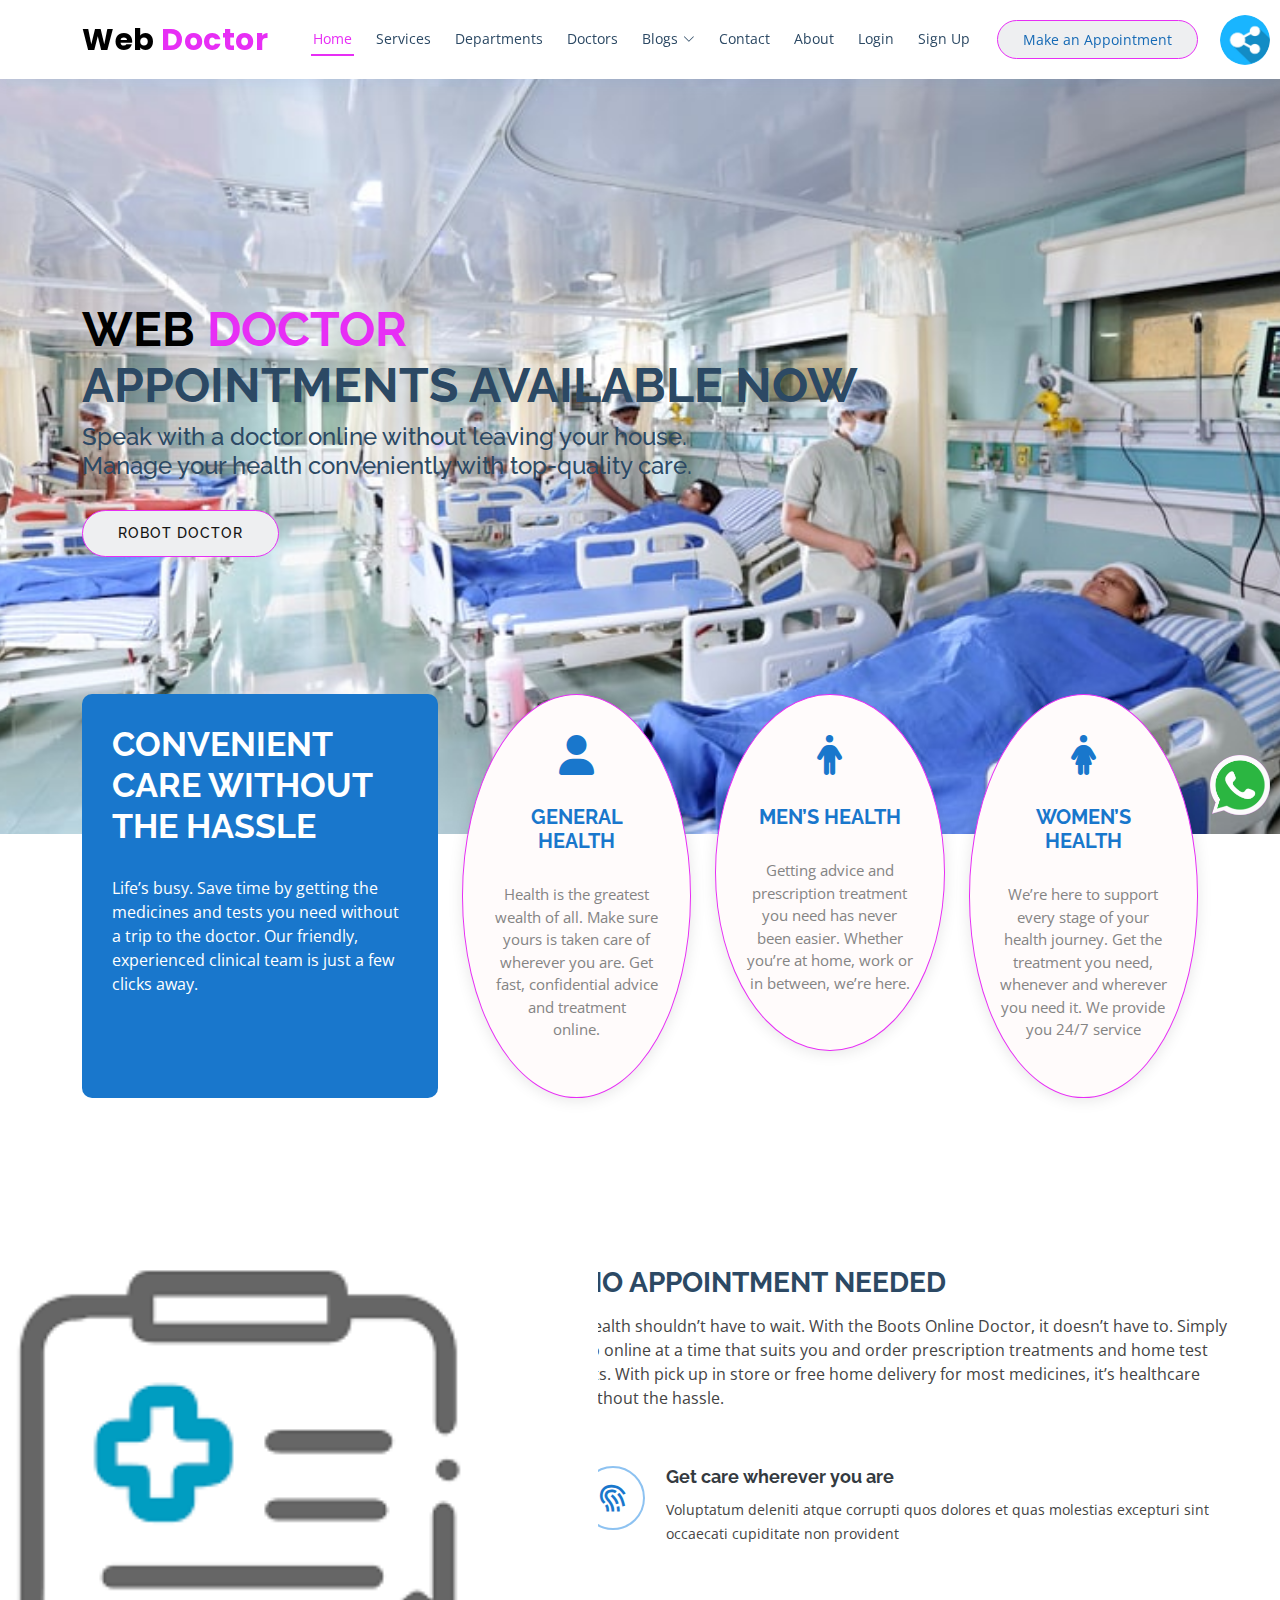
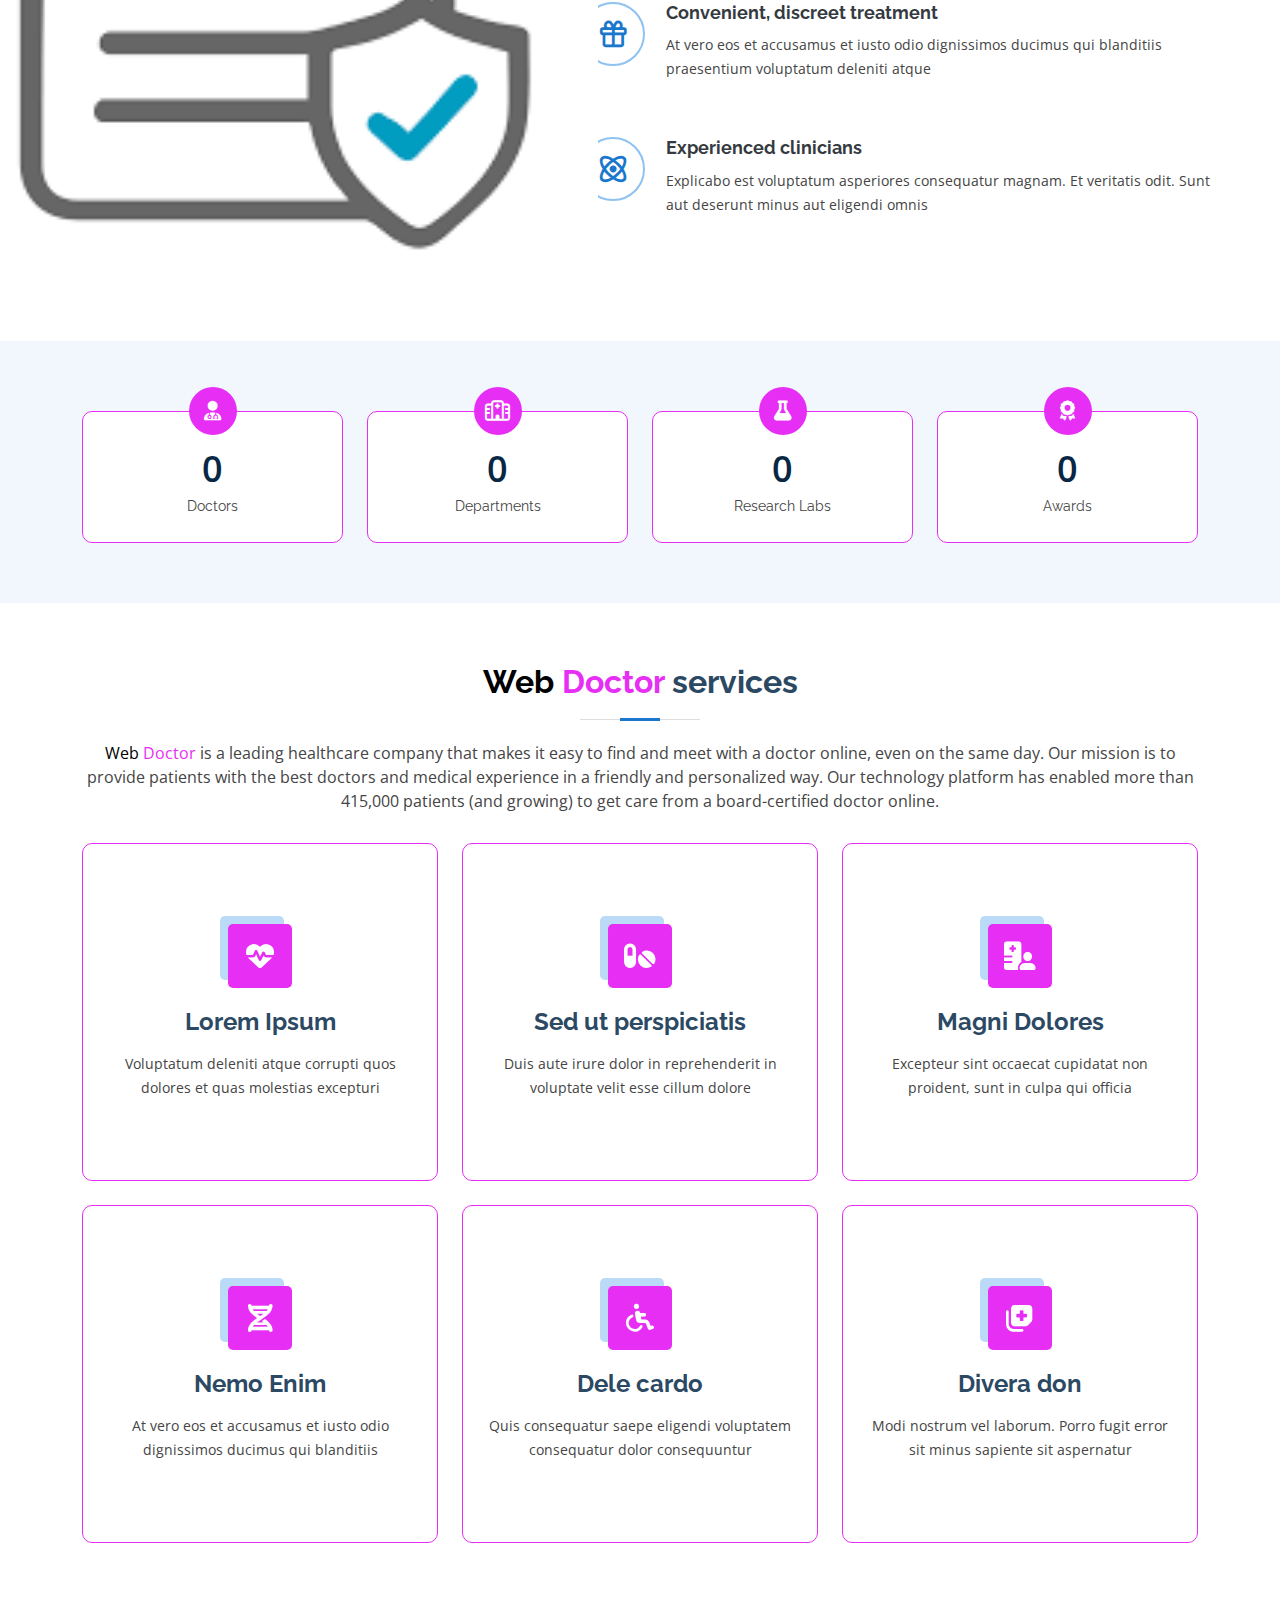
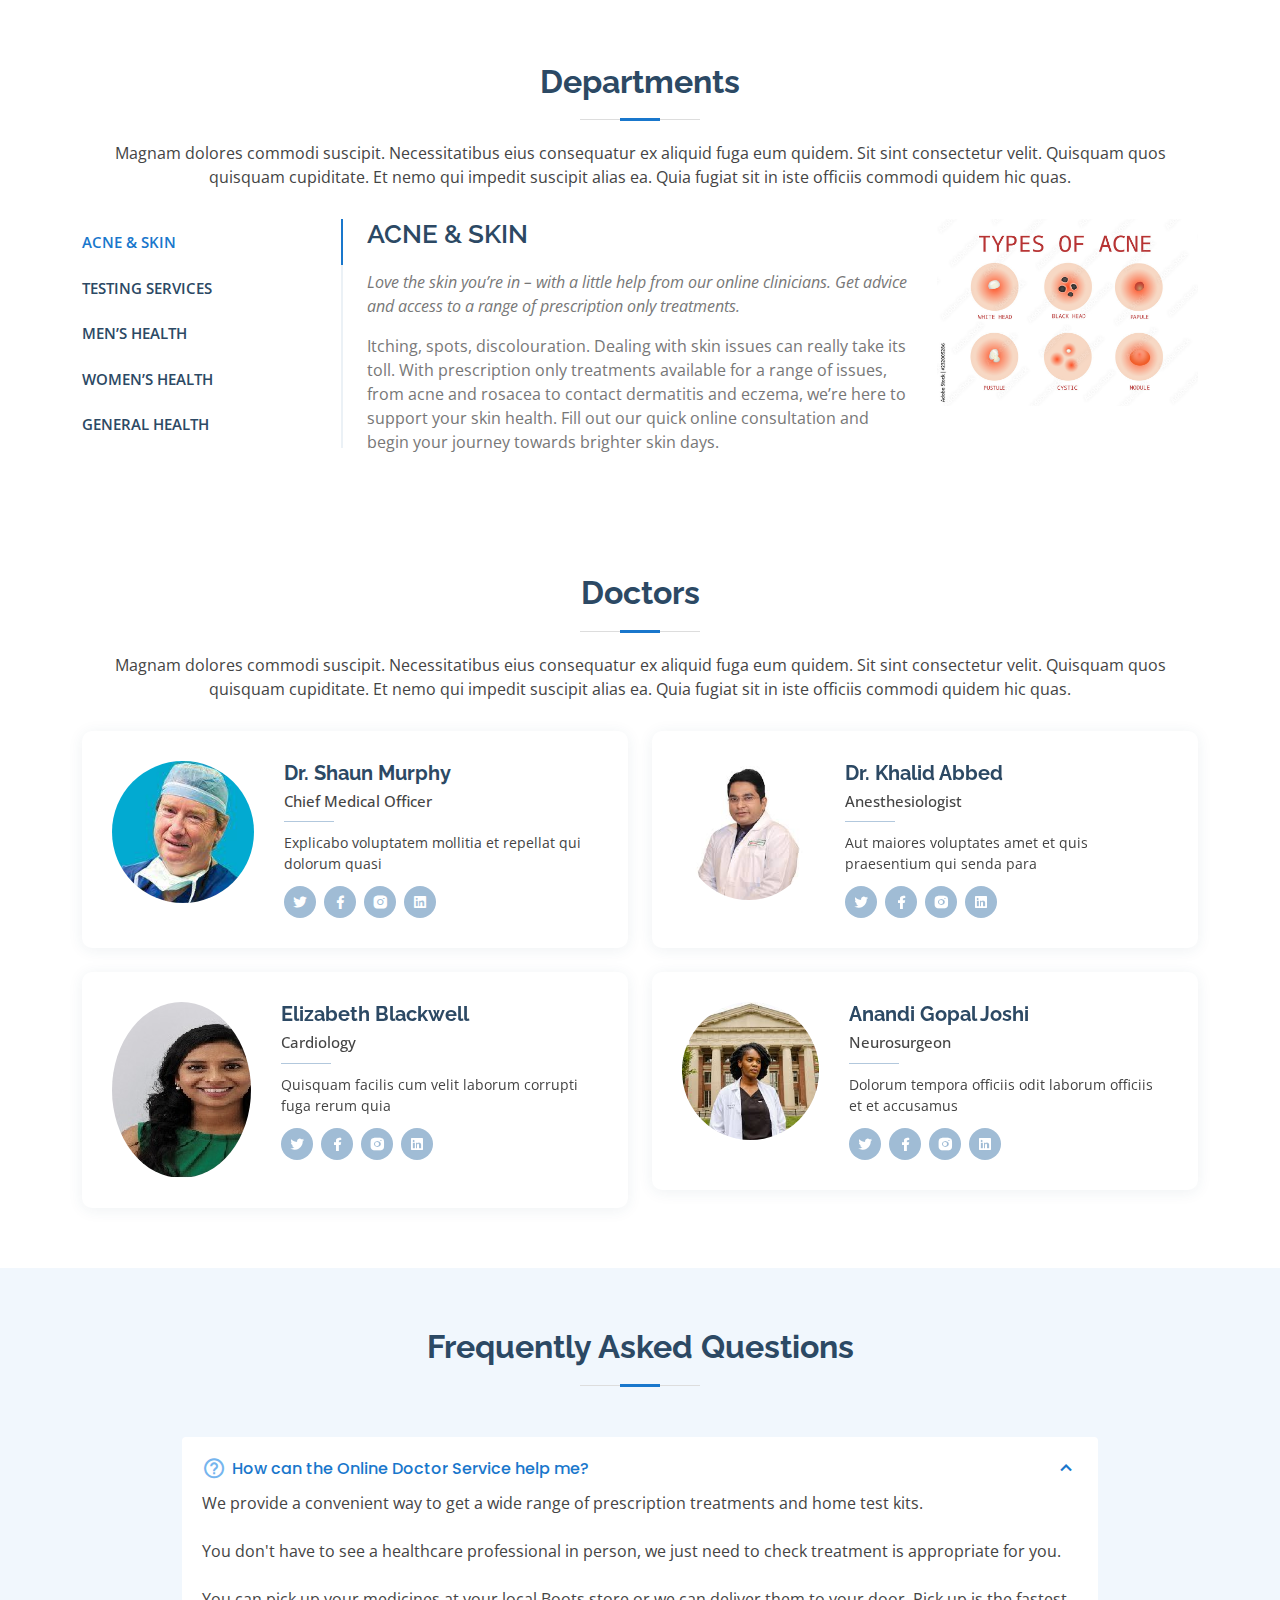
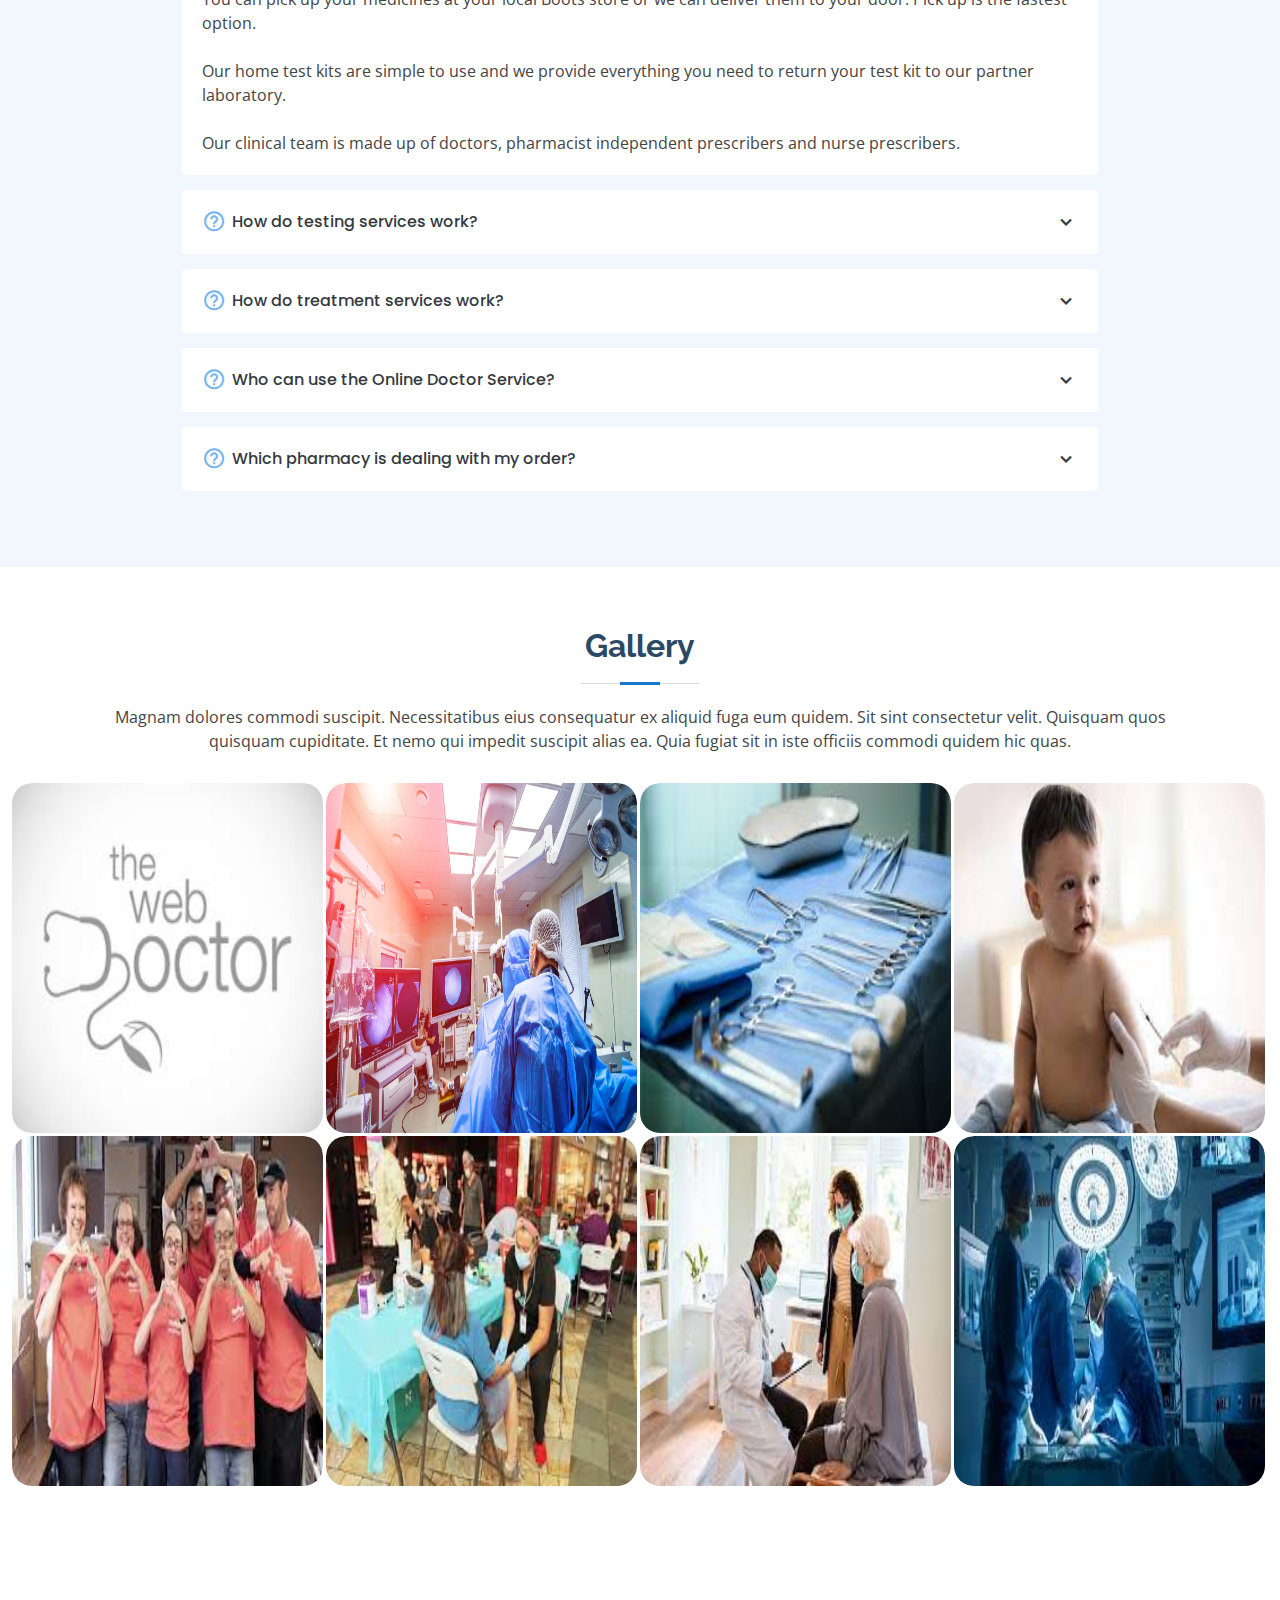
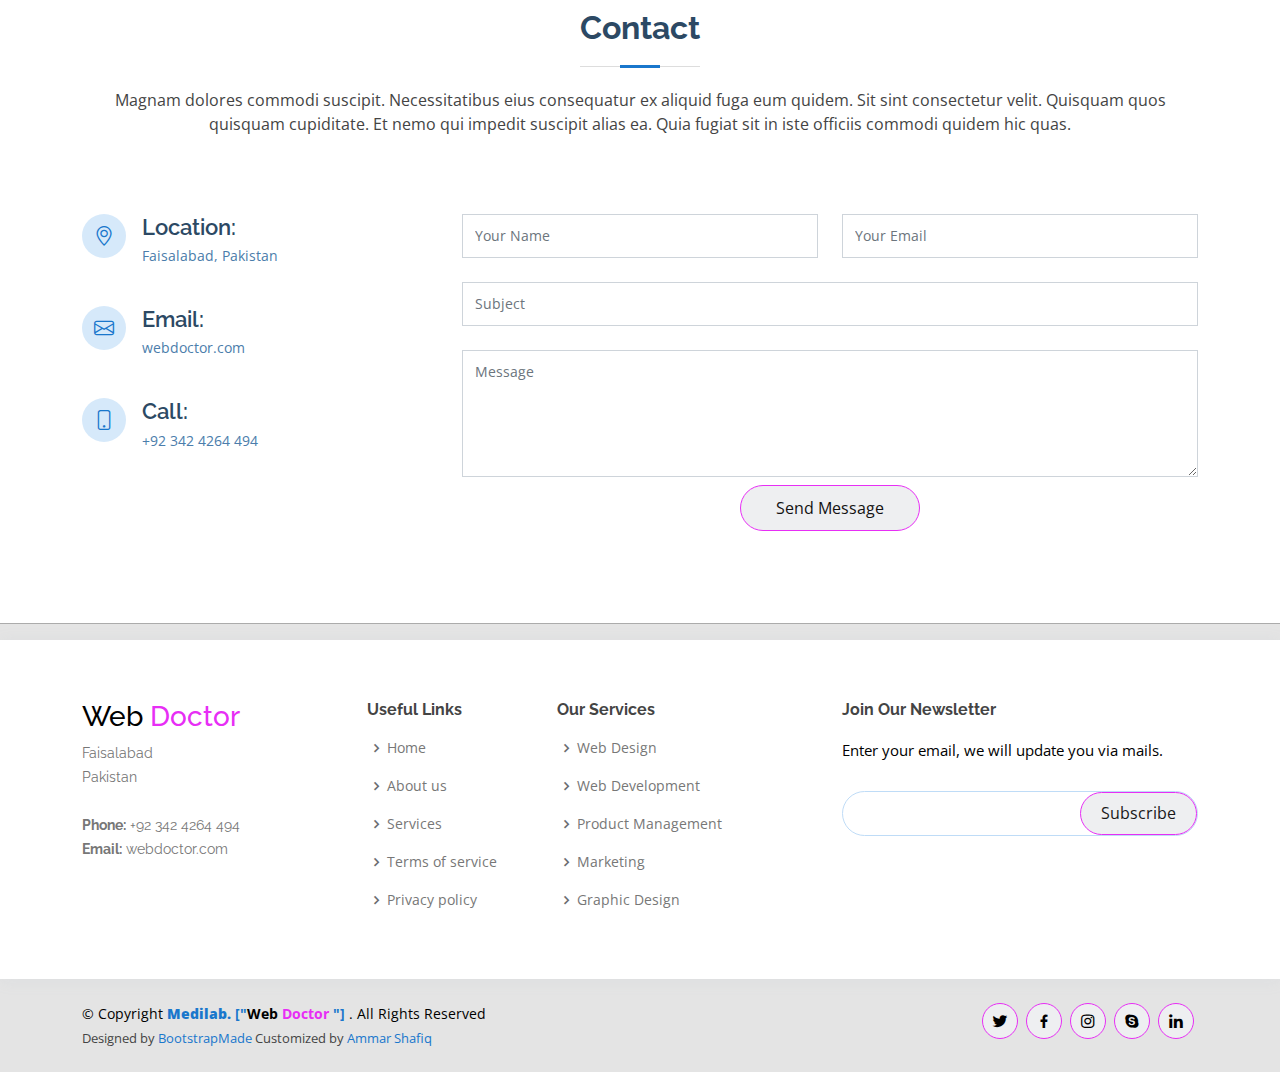
<file: index.html>
<!-- Ammar Shafiq
Developer & Designer
ammardev494@gmail.com
https://ammardev494.github.io/Portfolio/
Faisalabad Pakistan -->

<!DOCTYPE html>
<html lang="en">

<head>
  <meta charset="utf-8">
  <meta content="width=device-width, initial-scale=1.0" name="viewport">

  <title>
    Web Doctor - Index
  </title>
  <meta content="" name="description">
  <meta content="" name="keywords">

  <!-- Favicons -->
  <link href="assets/img/favicon.png" rel="icon">
  <link href="assets/img/apple-touch-icon.png" rel="apple-touch-icon">

  <!-- Google Fonts -->
  <link
    href="https://fonts.googleapis.com/css?family=Open+Sans:300,300i,400,400i,600,600i,700,700i|Raleway:300,300i,400,400i,500,500i,600,600i,700,700i|Poppins:300,300i,400,400i,500,500i,600,600i,700,700i"
    rel="stylesheet">

  <!-- Vendor CSS Files -->
  <link href="assets/vendor/fontawesome-free/css/all.min.css" rel="stylesheet">
  <link href="assets/vendor/animate.css/animate.min.css" rel="stylesheet">
  <link href="assets/vendor/bootstrap/css/bootstrap.min.css" rel="stylesheet">
  <link href="assets/vendor/bootstrap-icons/bootstrap-icons.css" rel="stylesheet">
  <link href="assets/vendor/boxicons/css/boxicons.min.css" rel="stylesheet">
  <link href="assets/vendor/glightbox/css/glightbox.min.css" rel="stylesheet">
  <link href="assets/vendor/remixicon/remixicon.css" rel="stylesheet">
  <link href="assets/vendor/swiper/swiper-bundle.min.css" rel="stylesheet">

  <!-- Template Main CSS File -->
  <link href="assets/css/style.css" rel="stylesheet">

    <!-- reference -->
  <!-- =======================================================
  * Template Name: Medilab - v4.9.1
  * Template URL: https://bootstrapmade.com/medilab-free-medical-bootstrap-theme/
  * Author: BootstrapMade.com
  * License: https://bootstrapmade.com/license/
  ======================================================== -->
</head>

<body>
  <!-- ======= Header ======= -->
  <header id="header" class="fixed-top">
    <div class="container d-flex align-items-center">
      <h1 class="logo me-auto"><a href="index.html">
          <spanc>
            <spanw>Web</spanw>
            <spanj>Doctor</spanj>
          </spanc>
        </a>
      </h1>
      <!-- Uncomment below if you prefer to use an image logo -->
      <!-- <a href="index.html" class="logo me-auto"><img src="assets/img/logo.png" alt="" class="img-fluid"></a>-->
      
      <nav id="navbar" class="navbar order-last order-lg-0">
        <ul>
          <li><a class="nav-link scrollto active" href="#hero">Home</a></li>
          <li><a class="nav-link scrollto" href="#services">Services</a></li>
          <li><a class="nav-link scrollto" href="#departments">Departments</a></li>
          <li><a class="nav-link scrollto" href="#doctors">Doctors</a></li>
          <li class="dropdown"><a href="#"><span>Blogs</span> <i class="bi bi-chevron-down"></i></a>
            <ul>
              <li><a href="pages/GENERAL _HEALTH.html">GENERAL HEALTH</a></li>
              <li><a href="pages/MEN’S_HEALTH.html">MEN’S HEALTH</a></li>
              <li><a href="pages/WOMEN’S_HEALTH.html">WOMEN’S HEALTH</a></li>
              <!-- <li class="dropdown"><a href="#"><span>Deep Drop Down 1</span> <i class="bi bi-chevron-right"></i></a>
                <ul>
                  <li><a href="#">Deep Drop Down 1</a></li>
                  <li><a href="#">Deep Drop Down 2</a></li>
                  <li><a href="#">Deep Drop Down 3</a></li>
                  <li><a href="#">Deep Drop Down 4</a></li>
                  <li><a href="#">Deep Drop Down 5</a></li>
                </ul>
              </li> -->
              <!-- <li class="dropdown"><a href="#"><span>Deep Drop Down 2</span> <i class="bi bi-chevron-right"></i></a>
                <ul>
                  <li><a href="#">Deep Drop Down 1</a></li>
                  <li><a href="#">Deep Drop Down 2</a></li>
                  <li><a href="#">Deep Drop Down 3</a></li>
                  <li><a href="#">Deep Drop Down 4</a></li>
                  <li><a href="#">Deep Drop Down 5</a></li>
                </ul>
              </li> -->
              <!-- <li><a href="#">Drop Down 3</a></li> -->
            </ul>
          </li>
          <li><a class="nav-link scrollto" href="#contact">Contact</a></li>
          <li><a class="nav-link scrollto" href="#about">About</a></li>
          <li><a class="nav-link scrollto" href="pages/login.html">Login</a></li>
          <li><a class="nav-link scrollto" href="pages/signup.html">Sign Up</a></li>
          <!-- <li><a class="nav-link scrollto" href="inner-page.html">inner-page</a></li> -->
        </ul>
        <i class="bi bi-list mobile-nav-toggle"></i>
      </nav><!-- .navbar -->
      <a href="pages/symptoms/0 sym_wellcom.html" class="appointment-btn scrollto"><span class="d-none d-md-inline">Make an</span>
        Appointment</a>
    </div>
  </header><!-- End Header -->
  
  <div> <!-- For share button-->
    <button onclick="window.open('https://web.whatsapp.com://send?text=Get%20medicine%20in%208%20steps.%20click%20here:%20webdoctor.com')">
      <img class="share_icon " src="assets/img/icons/share_icon-png.png" alt="whatsapp">
    </button>
  </div>

<div> <!-- for whatsapp -->
 <a href="https://wa.me/+923424264494?text=I'm%20inquiring%20about%20the%20WebDoctor%20Service">
     <img class="whatsapp_icon " src="assets/img/icons/whatsapp-icon-png.png" alt="whatsapp">
 </a>   
 
</div>

<!-- ======= Hero Section ======= -->
  <section id="hero" class="d-flex align-items-center">
    <div class="container">
      <h1><span>
          <a href="index.html">
            <spanc>
              <spanw>Web</spanw>
              <spanj>Doctor</spanj>
            </spanc>
          </a> 
      <br>appointments available now </h1>
      <h2>Speak with a doctor online without leaving your house. <br> Manage your health conveniently with top-quality
        care.</h2>
      <a href="pages/symptoms/0 sym_wellcom.html" class="btn-get-started scrollto">Robot Doctor</a>
    </div>
  </section><!-- End Hero -->

  <main id="main">

    <!-- ======= Why Us Section ======= -->
    <section id="why-us" class="why-us">
      <div class="container">

        <div class="row">
          <div class="col-lg-4 d-flex align-items-stretch">
            <div class="content">
              <h3>CONVENIENT CARE WITHOUT THE HASSLE</h3>
              <p>
                Life’s busy. Save time by getting the medicines and tests you need without a trip to the doctor. Our
                friendly, experienced clinical team is just a few clicks away.
              </p>
              <div class="text-center">
                <!-- <a href="#" class="more-btn">Learn More <i class="bx bx-chevron-right"></i></a> -->
              </div>
            </div>
          </div>

          <div class="col-lg-8 d-flex align-items-stretch">
            <div class="icon-boxes d-flex flex-column justify-content-center">

              <div class="row">
               <div class="col-xl-4 d-flex align-items-stretch">
                 <a href="pages/GENERAL _HEALTH.html">
                   <div class="icon-box mt-4 mt-xl-0">
                   <!-- GENERAL HEALTH -->
                    <!-- <i class="bx bx-receipt"></i> -->
                    <i class="fa-solid fa-user"></i>
                    <h4>GENERAL HEALTH</h4>
                    <p>Health is the greatest wealth of all. Make sure yours is taken care of wherever you are. Get
                     fast, confidential advice and treatment <br> online.</p>
                 </div>
               </a>    
               </div>
             
            <!-- MEN’S HEALTH -->
                <div class="col-xl-4 d-flex align-items-stretch">
                <a href="pages/MEN’S_HEALTH.html">
                  <div class="icon-box mt-4 mt-xl-0">
                    <!-- <i class="bx bx-cube-alt"></i> -->
                    <i class="fa-solid fa-person"></i>
                    <h4> MEN’S HEALTH</h4>
                    <p>Getting advice and prescription treatment you need has never been easier. Whether you’re at
                      home, work or in between, we’re here.</p>
                  </div>
                </a>
                </div>
                <!-- WOMEN’S HEALTH -->
                <div class="col-xl-4 d-flex align-items-stretch">
                <a href="pages/WOMEN’S_HEALTH.html">
                  <div class="icon-box mt-4 mt-xl-0">
                    <!-- <i class="bx bx-images"></i> -->
                    <i class="fa-solid fa-person-dress"></i>
                    <h4>WOMEN’S HEALTH</h4>
                    <p>We’re here to support every stage of your health journey. Get the treatment you need, whenever
                      and wherever you need it. We provide you 24/7 service </p>
                  </div>
                </a>
                </div>
              </div>
            </div>
            <!-- End .content-->
          </div>
        </div>

      </div>
    </section><!-- End Why Us Section -->

    <!-- ======= About Section ======= -->
    <section id="about" class="about">
      <div class="container-fluid">

        <div class="row">
          <!-- <div class="col-xl-5 col-lg-6 video-box d-flex justify-content-center align-items-stretch position-relative"> -->
          <div class="col-xl-5 col-lg-6 d-flex justify-content-center align-items-stretch position-relative">
            <!-- <a href="https://www.youtube.com/watch?v=jDDaplaOz7Q" class="glightbox play-btn mb-4"></a> -->
            <img src="no_appointment.png" alt="">
          </div>
          <div
            class="col-xl-7 col-lg-6 icon-boxes d-flex flex-column align-items-stretch justify-content-center py-5 px-lg-5">
            <h3>NO APPOINTMENT NEEDED</h3>
            <p>Health shouldn’t have to wait. With the Boots Online Doctor, it doesn’t have to. Simply go online at a
              time that suits you and order prescription treatments and home test kits. With pick up in store or free
              home delivery for most medicines, it’s healthcare without the hassle.
            </p>
            <div class="icon-box">
              <div class="icon">
                <i class="bx bx-fingerprint"></i>
                <!-- <i class="bx bx-outline-laptop-mac"></i> -->
                <!-- <i class="fa-thin fa-mobile"></i> -->
                <!-- <i class="fa-thin fa-laptop-mobile"></i> -->
              </div>
              <h4 class="title"><a href="">Get care wherever you are</a></h4>
              <p class="description">Voluptatum deleniti atque corrupti quos dolores et quas molestias excepturi sint
                occaecati cupiditate non provident</p>
            </div>

            <div class="icon-box">
              <div class="icon">
                <!-- <i class="bx bx-gift"></i> -->
                <i class="bx bx-gift"></i>
                <!-- <i class="fa-thin fa-pills"></i> -->
              </div>
              <h4 class="title"><a href="">Convenient, discreet treatment</a></h4>
              <p class="description">At vero eos et accusamus et iusto odio dignissimos ducimus qui blanditiis
                praesentium voluptatum deleniti atque</p>
            </div>

            <div class="icon-box">
              <div class="icon">
                <i class="bx bx-atom"></i>
                <!-- <i class="fa-thin fa-user-doctor"></i> -->
              </div>
              <h4 class="title"><a href="">Experienced clinicians</a></h4>
              <p class="description">Explicabo est voluptatum asperiores consequatur magnam. Et veritatis odit. Sunt aut
                deserunt minus aut eligendi omnis</p>
            </div>

          </div>
        </div>

      </div>
    </section><!-- End About Section -->

    <!-- ======= Counts Section ======= -->
    <section id="counts" class="counts">
      <div class="container">

        <div class="row">

          <div class="col-lg-3 col-md-6">
            <div class="count-box b-j">
              <i class="fas fa-user-md"></i>
              <span data-purecounter-start="0" data-purecounter-end="43" data-purecounter-duration="1"
                class="purecounter"></span>
              <p>Doctors</p>
            </div>
          </div>

          <div class="col-lg-3 col-md-6 mt-5 mt-md-0">
            <div class="count-box b-j">
              <i class="far fa-hospital"></i>
              <span data-purecounter-start="0" data-purecounter-end="08" data-purecounter-duration="1"
                class="purecounter"></span>
              <p>Departments</p>
            </div>
          </div>

          <div class="col-lg-3 col-md-6 mt-5 mt-lg-0">
            <div class="count-box b-j">
              <i class="fas fa-flask"></i>
              <span data-purecounter-start="0" data-purecounter-end="10" data-purecounter-duration="1"
                class="purecounter"></span>
              <p>Research Labs</p>
            </div>
          </div>

          <div class="col-lg-3 col-md-6 mt-5 mt-lg-0">
            <div class="count-box b-j">
              <i class="fas fa-award"></i>
              <span data-purecounter-start="0" data-purecounter-end="115" data-purecounter-duration="1"
                class="purecounter"></span>
              <p>Awards</p>
            </div>
          </div>

        </div>

      </div>
    </section>
    <!-- End Counts Section -->

    <!-- ======= Services Section ======= -->
    <section id="services" class="services">
      <div class="container">

        <div class="section-title">
          <a href="index.html">
            <h2>
              <spanc>
                <spanw>Web</spanw>
                <spanj>Doctor</spanj>
              </spanc> services
            </h2>
          </a>
          <p>
            <a href="index.html">
              <spanc>
                <spanw>Web</spanw>
                <spanj>Doctor</spanj>
              </spanc>
            </a>
            is a leading healthcare company that makes it easy to find and meet with a doctor online, even on
            the same day. Our mission is to provide patients with the best doctors and medical experience in a friendly
            and personalized way. Our technology platform has enabled more than 415,000 patients (and growing) to get
            care from a board-certified doctor online.
          </p>
        </div>

        <div class="row">
          <div class="col-lg-4 col-md-6 d-flex align-items-stretch">
            <div class="icon-box">
              <div class="icon "><i class="fas fa-heartbeat"></i></div>
              <h4><a href="">Lorem Ipsum</a></h4>
              <p>Voluptatum deleniti atque corrupti quos dolores et quas molestias excepturi</p>
            </div>
          </div>

          <div class="col-lg-4 col-md-6 d-flex align-items-stretch mt-4 mt-md-0">
            <div class="icon-box">
              <div class="icon"><i class="fas fa-pills"></i></div>
              <h4><a href="">Sed ut perspiciatis</a></h4>
              <p>Duis aute irure dolor in reprehenderit in voluptate velit esse cillum dolore</p>
            </div>
          </div>

          <div class="col-lg-4 col-md-6 d-flex align-items-stretch mt-4 mt-lg-0">
            <div class="icon-box">
              <div class="icon"><i class="fas fa-hospital-user"></i></div>
              <h4><a href="">Magni Dolores</a></h4>
              <p>Excepteur sint occaecat cupidatat non proident, sunt in culpa qui officia</p>
            </div>
          </div>

          <div class="col-lg-4 col-md-6 d-flex align-items-stretch mt-4">
            <div class="icon-box">
              <div class="icon"><i class="fas fa-dna"></i></div>
              <h4><a href="">Nemo Enim</a></h4>
              <p>At vero eos et accusamus et iusto odio dignissimos ducimus qui blanditiis</p>
            </div>
          </div>

          <div class="col-lg-4 col-md-6 d-flex align-items-stretch mt-4">
            <div class="icon-box">
              <div class="icon"><i class="fas fa-wheelchair"></i></div>
              <h4><a href="">Dele cardo</a></h4>
              <p>Quis consequatur saepe eligendi voluptatem consequatur dolor consequuntur</p>
            </div>
          </div>

          <div class="col-lg-4 col-md-6 d-flex align-items-stretch mt-4">
            <div class="icon-box">
              <div class="icon"><i class="fas fa-notes-medical"></i></div>
              <h4><a href="">Divera don</a></h4>
              <p>Modi nostrum vel laborum. Porro fugit error sit minus sapiente sit aspernatur</p>
            </div>
          </div>

        </div>

      </div>
    </section><!-- End Services Section -->

    <!-- ======= Departments Section ======= -->
    <section id="departments" class="departments">
      <div class="container">

        <div class="section-title">
          <h2>Departments</h2>
          <p>Magnam dolores commodi suscipit. Necessitatibus eius consequatur ex aliquid fuga eum quidem. Sit sint
            consectetur velit. Quisquam quos quisquam cupiditate. Et nemo qui impedit suscipit alias ea. Quia fugiat sit
            in iste officiis commodi quidem hic quas.</p>
        </div>

        <div class="row gy-4">
          <div class="col-lg-3">
            <ul class="nav nav-tabs flex-column">
              <li class="nav-item">
                <a class="nav-link active show" data-bs-toggle="tab" href="#tab-1">ACNE & SKIN</a>
              </li>
              <li class="nav-item">
                <a class="nav-link" data-bs-toggle="tab" href="#tab-2">TESTING SERVICES</a>
              </li>
              <li class="nav-item">
                <a class="nav-link" data-bs-toggle="tab" href="#tab-3">MEN’S HEALTH</a>
              </li>
              <li class="nav-item">
                <a class="nav-link" data-bs-toggle="tab" href="#tab-4">WOMEN’S HEALTH</a>
              </li>
              <li class="nav-item">
                <a class="nav-link" data-bs-toggle="tab" href="#tab-5">GENERAL HEALTH</a>
              </li>
            </ul>
          </div>
          <div class="col-lg-9">
            <div class="tab-content">
              <div class="tab-pane active show" id="tab-1">
                <div class="row gy-4">
                  <div class="col-lg-8 details order-2 order-lg-1">
                    <h3>ACNE & SKIN</h3>
                    <p class="fst-italic">
                      Love the skin you’re in – with a little help from our online clinicians. Get advice and access to
                      a range of prescription only treatments.
                    </p>
                    <p>
                      Itching, spots, discolouration. Dealing with skin issues can really take its toll. With
                      prescription only treatments available for a range of issues, from acne and rosacea to contact
                      dermatitis and eczema, we’re here to support your skin health. Fill out our quick online
                      consultation and begin your journey towards brighter skin days.
                    </p>
                  </div>
                  <div class="col-lg-4 text-center order-1 order-lg-2">
                    <img src="ACNE&SKIN.jpg" alt="" class="img-fluid">
                  </div>
                </div>
              </div>
              <div class="tab-pane" id="tab-2">
                <div class="row gy-4">
                  <div class="col-lg-8 details order-2 order-lg-1">
                    <h3>TESTING SERVICES</h3>
                    <p class="fst-italic">
                      Get the information you need to take your health in hand. Our home test kits are easy to use and
                      give fast results.
                    </p>
                    <p>
                      Worried about your thyroid function, blood sugar levels or sexual health? Our range of home test
                      kits can give you the answers you need. Just follow a few simple steps to collect your sample and
                      send it back to our partner laboratory for accurate testing. Once the results arrive, we’ll be
                      there to help. Get quick advice, support and treatment options from our team of clinicians.
                    </p>
                  </div>
                  <div class="col-lg-4 text-center order-1 order-lg-2">
                    <img src="TESTING SERVICES.jpg" alt="" class="img-fluid">
                  </div>
                </div>
              </div>
              <div class="tab-pane" id="tab-3">
                <div class="row gy-4">
                  <div class="col-lg-8 details order-2 order-lg-1">
                    <h3>MEN’S HEALTH</h3>
                    <p class="fst-italic">Getting the advice and prescription treatment you need has never been easier.
                      Whether you’re at home, work or in between, we’re here.</p>
                    <p>We know sometimes it’s hard to talk about your health problems. Hair loss, erectile dysfunction
                      and premature ejaculation are common issues experienced by many men. Our friendly clinicians are
                      here to offer discreet advice and prescription treatment online. No appointment needed. </p>
                  </div>
                  <div class="col-lg-4 text-center order-1 order-lg-2">
                    <img src="MEN’S HEALTH.png" alt="" class="img-fluid">
                  </div>
                </div>
              </div>
              <div class="tab-pane" id="tab-4">
                <div class="row gy-4">
                  <div class="col-lg-8 details order-2 order-lg-1">
                    <h3>WOMEN’S HEALTH </h3>
                    <p class="fst-italic"> We’re here to support every stage of your health journey. Get the treatment
                      you need, whenever and wherever you need it.</p>
                    <p>Period pain, cystitis discomfort, menopausal changes. Sometimes managing your health can feel
                      like a never-ending battle. Here's where we come in. With no appointment required, things just got
                      that bit easier. Now the advice and prescription treatment you need is right at your fingertips.
                    </p>
                  </div>
                  <div class="col-lg-4 text-center order-1 order-lg-2">
                    <img src="WOMEN’S HEALTH.jpg" alt="" class="img-fluid">
                  </div>
                </div>
              </div>
              <div class="tab-pane" id="tab-5">
                <div class="row gy-4">
                  <div class="col-lg-8 details order-2 order-lg-1">
                    <h3>GENERAL HEALTH</h3>
                    <p class="fst-italic">Health is the greatest wealth of all. Make sure yours is taken care of
                      wherever you are. Get fast, confidential advice and treatment online.</p>
                    <p>Health shouldn’t have to wait. It shouldn’t depend on appointment availability. You deserve
                      access to quality treatment and support whenever you need it. Looking to replace your asthma
                      inhaler or stave off hayfever? Need help to stop smoking or with managing your migraines? We’ve
                      got you covered.</p>
                  </div>
                  <div class="col-lg-4 text-center order-1 order-lg-2">
                    <img src="GENERAL HEALTH.jpg" alt="" class="img-fluid">
                  </div>
                </div>
              </div>
            </div>
          </div>
        </div>

      </div>
    </section><!-- End Departments Section -->

    <!-- ======= Doctors Section ======= -->
    <section id="doctors" class="doctors">
      <div class="container">

        <div class="section-title">
          <h2>Doctors</h2>
          <p>Magnam dolores commodi suscipit. Necessitatibus eius consequatur ex aliquid fuga eum quidem. Sit sint
            consectetur velit. Quisquam quos quisquam cupiditate. Et nemo qui impedit suscipit alias ea. Quia fugiat sit
            in iste officiis commodi quidem hic quas.</p>
        </div>

        <div class="row">

          <div class="col-lg-6">
            <div class="member d-flex align-items-start">
              <div class="pic"><img src="assets/pics/dr1.jpg" class="img-fluid" alt=""></div>
              <div class="member-info">
                <h4>Dr. Shaun Murphy</h4>
                <span>Chief Medical Officer</span>
                <p>Explicabo voluptatem mollitia et repellat qui dolorum quasi</p>
                <div class="social">
                  <a href=""><i class="ri-twitter-fill"></i></a>
                  <a href=""><i class="ri-facebook-fill"></i></a>
                  <a href=""><i class="ri-instagram-fill"></i></a>
                  <a href=""> <i class="ri-linkedin-box-fill"></i> </a>
                </div>
              </div>
            </div>
          </div>

          <div class="col-lg-6 mt-4 mt-lg-0">
            <div class="member d-flex align-items-start">
              <div class="pic"><img src="assets/pics/dr2.jpg" class="img-fluid" alt=""></div>
              <div class="member-info">
                <h4>Dr. Khalid Abbed</h4>
                <span>Anesthesiologist</span>
                <p>Aut maiores voluptates amet et quis praesentium qui senda para</p>
                <div class="social">
                  <a href=""><i class="ri-twitter-fill"></i></a>
                  <a href=""><i class="ri-facebook-fill"></i></a>
                  <a href=""><i class="ri-instagram-fill"></i></a>
                  <a href=""> <i class="ri-linkedin-box-fill"></i> </a>
                </div>
              </div>
            </div>
          </div>

          <div class="col-lg-6 mt-4">
            <div class="member d-flex align-items-start">
              <div class="pic"><img src="assets/pics/dr3.jpg"img-fluid alt=""></div>
              <div class="member-info">
                <h4>Elizabeth Blackwell</h4>
                <span>Cardiology</span>
                <p>Quisquam facilis cum velit laborum corrupti fuga rerum quia</p>
                <div class="social">
                  <a href=""><i class="ri-twitter-fill"></i></a>
                  <a href=""><i class="ri-facebook-fill"></i></a>
                  <a href=""><i class="ri-instagram-fill"></i></a>
                  <a href=""> <i class="ri-linkedin-box-fill"></i> </a>
                </div>
              </div>
            </div>
          </div>

          <div class="col-lg-6 mt-4">
            <div class="member d-flex align-items-start">
              <div class="pic"><img src="assets/pics/dr4.jpg" class="img-fluid" alt=""></div>
              <div class="member-info">
                <h4>Anandi Gopal Joshi</h4>
                <span>Neurosurgeon</span>
                <p>Dolorum tempora officiis odit laborum officiis et et accusamus</p>
                <div class="social">
                  <a href=""><i class="ri-twitter-fill"></i></a>
                  <a href=""><i class="ri-facebook-fill"></i></a>
                  <a href=""><i class="ri-instagram-fill"></i></a>
                  <a href=""> <i class="ri-linkedin-box-fill"></i> </a>
                </div>
              </div>
            </div>
          </div>

        </div>

      </div>
    </section><!-- End Doctors Section -->

    <!-- ======= Frequently Asked Questions Section ======= -->
    <section id="faq" class="faq section-bg">
      <div class="container">

        <div class="section-title">
          <h2>Frequently Asked Questions</h2>
          <!-- <p>Magnam dolores commodi suscipit. Necessitatibus eius consequatur ex aliquid fuga eum quidem. Sit sint
            consectetur velit. Quisquam quos quisquam cupiditate. Et nemo qui impedit suscipit alias ea. Quia fugiat sit
            in iste officiis commodi quidem hic quas.</p> -->
        </div>

        <div class="faq-list">
          <ul>
            <li data-aos="fade-up">
              <i class="bx bx-help-circle icon-help"></i> <a data-bs-toggle="collapse" class="collapse"
                data-bs-target="#faq-list-1">How can the Online Doctor Service help me? <i
                  class="bx bx-chevron-down icon-show"></i><i class="bx bx-chevron-up icon-close"></i></a>
              <div id="faq-list-1" class="collapse show" data-bs-parent=".faq-list">
                <p>
                  We provide a convenient way to get a wide range of prescription treatments and home test kits.
                  <br> <br>
                  You don't have to see a healthcare professional in person, we just need to check treatment is
                  appropriate
                  for you.
                  <br> <br>
                  You can pick up your medicines at your local Boots store or we can deliver them to your door. Pick up
                  is the fastest option.
                  <br> <br>
                  Our home test kits are simple to use and we provide everything you need to return your test kit to our
                  partner laboratory.
                  <br> <br>
                  Our clinical team is made up of doctors, pharmacist independent prescribers and nurse prescribers.
                </p>
              </div>
            </li>

            <li data-aos="fade-up" data-aos-delay="100">
              <i class="bx bx-help-circle icon-help"></i> <a data-bs-toggle="collapse" data-bs-target="#faq-list-2"
                class="collapsed">How do testing services work? <i class="bx bx-chevron-down icon-show"></i><i
                  class="bx bx-chevron-up icon-close"></i></a>
              <div id="faq-list-2" class="collapse" data-bs-parent=".faq-list">
                <p>

                  We’ll send you a home test kit in the post. All of these test kits are laboratory tests. Our packaging
                  is discreet and doesn’t say what’s inside.
                  <br><br>
                  We provide simple instructions so that you can collect your sample(s) and mail them back to our
                  partner laboratory in the packaging we provide.
                  <br><br>
                  We’ll tell you your test results in your Boots Online Doctor patient account. We’re here to answer any
                  questions you have about your test results.
                  <br><br>
                  Our partner laboratory is The Doctors Laboratory in London.
                </p>
              </div>
            </li>

            <li data-aos="fade-up" data-aos-delay="200">
              <i class="bx bx-help-circle icon-help"></i> <a data-bs-toggle="collapse" data-bs-target="#faq-list-3"
                class="collapsed">How do treatment services work? <i class="bx bx-chevron-down icon-show"></i><i
                  class="bx bx-chevron-up icon-close"></i></a>
              <div id="faq-list-3" class="collapse" data-bs-parent=".faq-list">
                <p>
                  Answer our health questions, choose between collecting your treatment at a Boots store or free
                  delivery, and make payment online. One of our clinicians will review everything and ask you any
                  follow-up questions.
                  <br><br>
                  If it’s not appropriate to give you the medicine you’ve requested, we’ll explain why and ask you if
                  you want an alternative treatment or refund your payment.
                </p>
              </div>
            </li>

            <li data-aos="fade-up" data-aos-delay="300">
              <i class="bx bx-help-circle icon-help"></i> <a data-bs-toggle="collapse" data-bs-target="#faq-list-4"
                class="collapsed">Who can use the Online Doctor Service? <i class="bx bx-chevron-down icon-show"></i><i
                  class="bx bx-chevron-up icon-close"></i></a>
              <div id="faq-list-4" class="collapse" data-bs-parent=".faq-list">
                <p>
                  Most of our services are available to anyone in the UK who’s 18 and over. Some of our services have
                  upper age limits, and our acne treatment service is available to anyone aged 16 and over.
                </p>
              </div>
            </li>

            <li data-aos="fade-up" data-aos-delay="400">
              <i class="bx bx-help-circle icon-help"></i> <a data-bs-toggle="collapse" data-bs-target="#faq-list-5"
                class="collapsed">Which pharmacy is dealing with my order?
                <i class="bx bx-chevron-down icon-show"></i><i class="bx bx-chevron-up icon-close"></i></a>
              <div id="faq-list-5" class="collapse" data-bs-parent=".faq-list">
                <p>
                  If you selected to 'pick up in store', the Boots Pharmacy you chose will be the pharmacy processing
                  your prescription. The address of this pharmacy is in the order confirmation in your Boots Online
                  Doctor patient account. The pharmacy will send you a text when your order is ready to pick up.

                </p>
              </div>
            </li>

          </ul>
        </div>

      </div>
    </section><!-- End Frequently Asked Questions Section -->

    <!-- ======= Gallery Section ======= -->
    <section id="gallery" class="gallery">
      <div class="container">

        <div class="section-title">
          <h2>Gallery</h2>
          <p>Magnam dolores commodi suscipit. Necessitatibus eius consequatur ex aliquid fuga eum quidem. Sit sint
            consectetur velit. Quisquam quos quisquam cupiditate. Et nemo qui impedit suscipit alias ea. Quia fugiat sit
            in iste officiis commodi quidem hic quas.</p>
        </div>
      </div>

      <div class="container-fluid">
        <div class="row g-0">

          <div class="col-lg-3 col-md-4">
            <div class="gallery-item">
              <!-- <a href="assets/img/gallery/gallery-1.jpg" class="galelry-lightbox"> -->
                <img class="g_img" src="assets/pics/hospital 1.jpg" alt="" class="img-fluid">
              </a>
            </div>
          </div>

          <div class="col-lg-3 col-md-4">
            <div class="gallery-item">
              <!-- <a href="pics/hospital 3.jpg" class="galelry-lightbox"> -->
                <img class="g_img" src="assets/pics/hospital 2.jpg" alt="" class="img-fluid">
              </a>
            </div>
          </div>

          <div class="col-lg-3 col-md-4">
            <div class="gallery-item">
              <!-- <a href="assets/img/gallery/gallery-3.jpg" class="galelry-lightbox"> -->
                <img class="g_img" src="assets/pics/hospital 3.jpg" alt="" class="img-fluid">
              </a>
            </div>
          </div>

          <div class="col-lg-3 col-md-4">
            <div class="gallery-item">
              <!-- <a href="assets/img/gallery/gallery-4.jpg" class="galelry-lightbox"> -->
                <img class="g_img" src="assets/pics/hospital 4.jpg" alt="" class="img-fluid">
              </a>
            </div>
          </div>

          <div class="col-lg-3 col-md-4">
            <div class="gallery-item">
              <!-- <a href="assets/img/gallery/gallery-5.jpg" class="galelry-lightbox"> -->
                <img class="g_img" src="assets/pics/hospital 5.jpg" alt="" class="img-fluid">
              </a>
            </div>
          </div>

          <div class="col-lg-3 col-md-4">
            <div class="gallery-item">
              <!-- <a href="assets/img/gallery/gallery-6.jpg" class="galelry-lightbox"> -->
                <img class="g_img" src="assets/pics/hospital 6.jpg" alt="" class="img-fluid">
              </a>
            </div>
          </div>

          <div class="col-lg-3 col-md-4">
            <div class="gallery-item">
              <!-- <a href="assets/img/gallery/gallery-7.jpg" class="galelry-lightbox"> -->
                <img class="g_img" src="assets/pics/hospital 7.jpg" alt="" class="img-fluid">
              </a>
            </div>
          </div>

          <div class="col-lg-3 col-md-4">
            <div class="gallery-item">
              <!-- <a href="assets/img/gallery/gallery-8.jpg" class="galelry-lightbox"> -->
                <img class="g_img" src="assets/pics/hospital 8.jpg" alt="" class="img-fluid">
              </a>
            </div>
          </div>

        </div>

      </div>
    </section><!-- End Gallery Section -->

    <!-- ======= Contact Section ======= -->
    <section id="contact" class="contact">
      <div class="container">

        <div class="section-title">
          <h2>Contact</h2>
          <p>Magnam dolores commodi suscipit. Necessitatibus eius consequatur ex aliquid fuga eum quidem. Sit sint
            consectetur velit. Quisquam quos quisquam cupiditate. Et nemo qui impedit suscipit alias ea. Quia fugiat sit
            in iste officiis commodi quidem hic quas.</p>
        </div>
      </div>

      <div>
        <!-- <iframe style="border:0; width: 100%; height: 350px;"
          src="https://www.google.com/maps/embed?pb=!1m14!1m8!1m3!1d12097.433213460943!2d-74.0062269!3d40.7101282!3m2!1i1024!2i768!4f13.1!3m3!1m2!1s0x0%3A0xb89d1fe6bc499443!2sDowntown+Conference+Center!5e0!3m2!1smk!2sbg!4v1539943755621"
          frameborder="0" allowfullscreen></iframe> -->
      </div>

      <div class="container">
        <div class="row mt-5">

          <div class="col-lg-4">
            <div class="info">
              <div class="address">
                <i class="bi bi-geo-alt"></i>
                <h4>Location:</h4>
                <p>Faisalabad, Pakistan</p>
              </div>

              <div class="email">
                <i class="bi bi-envelope"></i>
                <h4>Email:</h4>
                <p>webdoctor.com</p>
              </div>

              <div class="phone">
                <i class="bi bi-phone"></i>
                <h4>Call:</h4>
                <p>+92 342 4264 494</p>
              </div>

            </div>

          </div>

          <div class="col-lg-8 mt-5 mt-lg-0">

            <form action="forms.php" method="post" role="form" class="php-email-form">
              <div class="row">
                <div class="col-md-6 form-group">
                  <input type="text" name="name" class="form-control" id="name" placeholder="Your Name" required>
                </div>
                <div class="col-md-6 form-group mt-3 mt-md-0">
                  <input type="email" class="form-control" name="email" id="email" placeholder="Your Email" required>
                </div>
              </div>
              <div class="form-group mt-3">
                <input type="text" class="form-control" name="subject" id="subject" placeholder="Subject" required>
              </div>
              <div class="form-group mt-3">
                <textarea class="form-control" name="message" rows="5" placeholder="Message" required></textarea>
              </div>
              <div class="text-center " id="okbtn" onclick="done()"><button type="submit" >Send Message</button></div>
              <script>
                  function done(){
                    alert("Form submited successfuly")
                  }
              </script>
              <div class="my-3">
                <div class="loading">Loading</div>
                <div class="error-message"></div>
                <div class="sent-message">Your message has been sent. Thank you!</div>
              </div>
            </form>

          </div>

        </div>

      </div>
    </section><!-- End Contact Section -->

  </main><!-- End #main -->
  <!-- ======= Footer ======= -->
  <footer id="footer">
    <hr>

    <div class="footer-top">
      <div class="container">
        <div class="row">

          <div class="col-lg-3 col-md-6 footer-contact">
            <h3>          
              <a href="index.html">
                <spanc>
                  <spanw>Web</spanw>
                  <spanj>Doctor</spanj>
                </spanc>
              </a>
  </h3>
            <p>
              Faisalabad <br>
              Pakistan<br><br>
              <strong>Phone:</strong> +92 342 4264 494<br>
              <strong>Email:</strong> webdoctor.com<br>
            </p>
          </div>

          <div class="col-lg-2 col-md-6 footer-links">
            <h4>Useful Links</h4>
            <ul>
              <li><i class="bx bx-chevron-right"></i> <a href="#">Home</a></li>
              <li><i class="bx bx-chevron-right"></i> <a href="#">About us</a></li>
              <li><i class="bx bx-chevron-right"></i> <a href="#">Services</a></li>
              <li><i class="bx bx-chevron-right"></i> <a href="#">Terms of service</a></li>
              <li><i class="bx bx-chevron-right"></i> <a href="#">Privacy policy</a></li>
            </ul>
          </div>

          <div class="col-lg-3 col-md-6 footer-links">
            <h4>Our Services</h4>
            <ul>
              <li><i class="bx bx-chevron-right"></i> <a href="#">Web Design</a></li>
              <li><i class="bx bx-chevron-right"></i> <a href="#">Web Development</a></li>
              <li><i class="bx bx-chevron-right"></i> <a href="#">Product Management</a></li>
              <li><i class="bx bx-chevron-right"></i> <a href="#">Marketing</a></li>
              <li><i class="bx bx-chevron-right"></i> <a href="#">Graphic Design</a></li>
            </ul>
          </div>

          <div class="col-lg-4 col-md-6 footer-newsletter">
            <h4>Join Our Newsletter</h4>
            <p>Enter your email, we will update you via mails.</p>
            <form action="" method="post">
              <input type="email" name="email"><input type="submit" value="Subscribe">
            </form>
          </div>

        </div>
      </div>
    </div>

    <div class="container d-md-flex py-4">

      <div class="me-md-auto text-center text-md-start">
        <div class="copyright">
          &copy; Copyright <strong>        
            <a href="index.html">
              <strong>Medilab.</strong>
              <spanc>
                ["<spanw>Web</spanw>
                <spanj>Doctor</spanj>
                "]
              </spanc>
            </a>
          </strong>. All Rights Reserved
        </div>
        <div class="credits">
          <!-- All the links in the footer should remain intact. -->
          <!-- You can delete the links only if you purchased the pro version. -->
          <!-- Licensing information: https://bootstrapmade.com/license/ -->
          <!-- Purchase the pro version with working PHP/AJAX contact form: https://bootstrapmade.com/medilab-free-medical-bootstrap-theme/ -->
          Designed by 
          <a target="_blank"href="https://bootstrapmade.com">BootstrapMade</a> 
          Customized by <a target="_blank" href="https://ammardev494.github.io/Portfolio/">Ammar Shafiq</a>

          <!-- © Copyright  All Rights Reserved
          Designed by BootstrapMade  -->
               </div>
      </div>
      <div class="social-links text-center text-md-right pt-3 pt-md-0">
        <a target="_blank"  href="https://twitter.com/?lang=en" class="twitter"><i class="bx bxl-twitter"></i></a>
        <a target="_blank" href="https://www.facebook.com/" class="facebook"><i class="bx bxl-facebook"></i></a>
        <a target="_blank" href="https://www.instagram.com/" class="instagram"><i class="bx bxl-instagram"></i></a>
        <a target="_blank" href="https://www.skype.com/en/" class="google-plus"><i class="bx bxl-skype"></i></a>
        <a target="_blank" href="https://www.linkedin.com" class="linkedin"><i class="bx bxl-linkedin"></i></a>
      </div>
    </div>
  </footer><!-- End Footer -->

  <div id="preloader"></div>
  <a href="#" class="back-to-top d-flex align-items-center justify-content-center"><i
      class="bi bi-arrow-up-short"></i></a>

  <!-- Vendor JS Files -->
  <script src="assets/vendor/purecounter/purecounter_vanilla.js"></script>
  <script src="assets/vendor/bootstrap/js/bootstrap.bundle.min.js"></script>
  <script src="assets/vendor/glightbox/js/glightbox.min.js"></script>
  <script src="assets/vendor/swiper/swiper-bundle.min.js"></script>
  <script src="assets/vendor/php-email-form/validate.js"></script>

  <!-- Template Main JS File -->
  <script src="assets/js/main.js"></script>

</body>

</html>
</file>
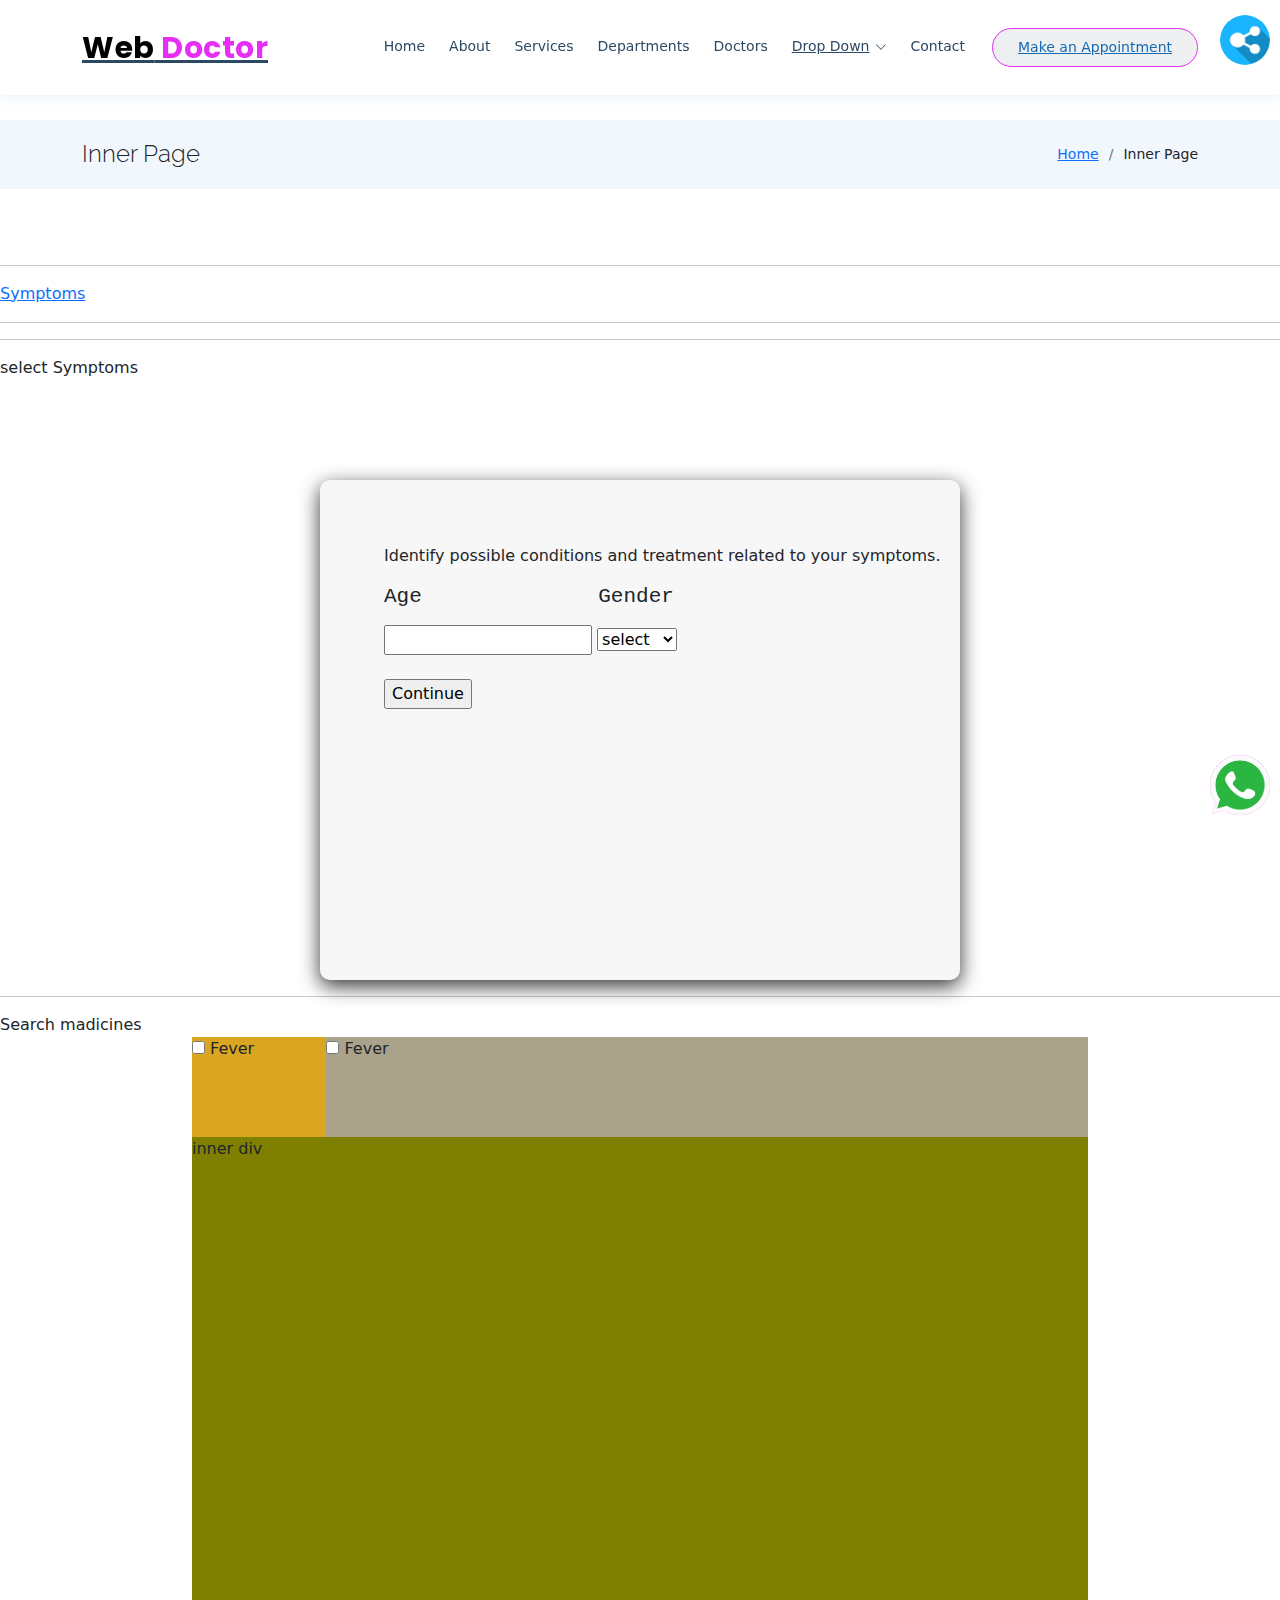
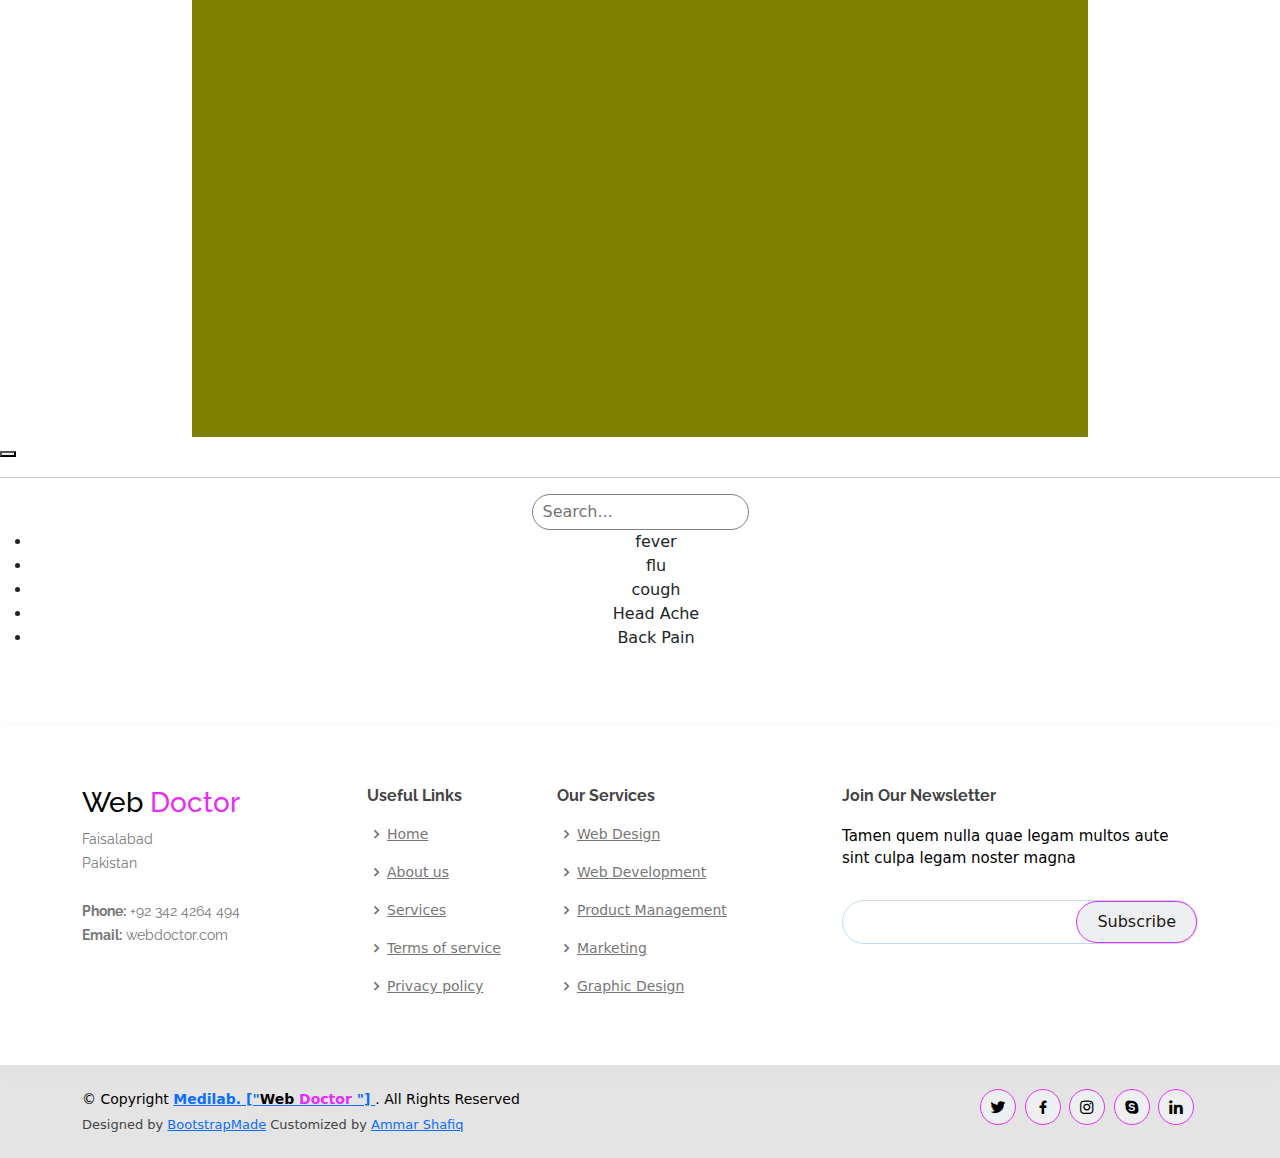
<file: inner-page.html>
<!DOCTYPE html>
<html lang="en">

<head>
  <meta charset="utf-8">
  <meta content="width=device-width, initial-scale=1.0" name="viewport">

  <title>Inner Page - web Doctor</title>
  <meta content="" name="description">
  <meta content="" name="keywords">

  <!-- Favicons -->
  <link href="assets/img/favicon.png" rel="icon">
  <link href="assets/img/apple-touch-icon.png" rel="apple-touch-icon">

  <!-- Google Fonts -->
  <link href="https://fonts.googleapis.com/css?family=Open+Sans:300,300i,400,400i,600,600i,700,700i|Raleway:300,300i,400,400i,500,500i,600,600i,700,700i|Poppins:300,300i,400,400i,500,500i,600,600i,700,700i" rel="stylesheet">

  <!-- Vendor CSS Files -->
  <link href="assets/vendor/fontawesome-free/css/all.min.css" rel="stylesheet">
  <link href="assets/vendor/animate.css/animate.min.css" rel="stylesheet">
  <link href="assets/vendor/bootstrap/css/bootstrap.min.css" rel="stylesheet">
  <link href="assets/vendor/bootstrap-icons/bootstrap-icons.css" rel="stylesheet">
  <link href="assets/vendor/boxicons/css/boxicons.min.css" rel="stylesheet">
  <link href="assets/vendor/glightbox/css/glightbox.min.css" rel="stylesheet">
  <link href="assets/vendor/remixicon/remixicon.css" rel="stylesheet">
  <link href="assets/vendor/swiper/swiper-bundle.min.css" rel="stylesheet">

  <!-- Template Main CSS File -->
  <link href="assets/css/style.css" rel="stylesheet">

  <!-- =======================================================
  * Template Name: Medilab - v4.9.1
  * Template URL: https://bootstrapmade.com/medilab-free-medical-bootstrap-theme/
  * Author: BootstrapMade.com
  * License: https://bootstrapmade.com/license/
  ======================================================== -->
    <!-- Bootstrap css link -->
  <link rel="stylesheet" href="bootstrap-5.2.2-dist/css/bootstrap.min.css">

</head>

<body>

  <!-- ======= Top Bar ======= -->
  <div id="topbar" class="d-flex align-items-center fixed-top">
    <div class="container d-flex justify-content-between">
      <div class="contact-info d-flex align-items-center">
        <i class="bi bi-envelope"></i> <a href="mailto:contact@example.com">contact@example.com</a>
        <i class="bi bi-phone"></i> +1 5589 55488 55
      </div>
      <div class="d-none d-lg-flex social-links align-items-center">
        <a href="#" class="twitter"><i class="bi bi-twitter"></i></a>
        <a href="#" class="facebook"><i class="bi bi-facebook"></i></a>
        <a href="#" class="instagram"><i class="bi bi-instagram"></i></a>
        <a href="#" class="linkedin"><i class="bi bi-linkedin"></i></i></a>
      </div>
    </div>
  </div>

  <!-- ======= Header ======= -->
  <header id="header" class="fixed-top">
    <div class="container d-flex align-items-center">

      <h1 class="logo me-auto"><a href="index.html">
        <spanc>
          <spanw>Web</spanw>
          <spanj>Doctor</spanj>
        </spanc>
</a></h1>
      <!-- Uncomment below if you prefer to use an image logo -->
      <!-- <a href="index.html" class="logo me-auto"><img src="assets/img/logo.png" alt="" class="img-fluid"></a>-->

      <nav id="navbar" class="navbar order-last order-lg-0">
        <ul>
          <li><a class="nav-link scrollto " href="index.html">Home</a></li>
          <li><a class="nav-link scrollto" href="#about">About</a></li>
          <li><a class="nav-link scrollto" href="#services">Services</a></li>
          <li><a class="nav-link scrollto" href="#departments">Departments</a></li>
          <li><a class="nav-link scrollto" href="#doctors">Doctors</a></li>
          <li class="dropdown"><a href="#"><span>Drop Down</span> <i class="bi bi-chevron-down"></i></a>
            <ul>
              <li><a href="#">Drop Down 1</a></li>
              <li class="dropdown"><a href="#"><span>Deep Drop Down</span> <i class="bi bi-chevron-right"></i></a>
                <ul>
                  <li><a href="#">Deep Drop Down 1</a></li>
                  <li><a href="#">Deep Drop Down 2</a></li>
                  <li><a href="#">Deep Drop Down 3</a></li>
                  <li><a href="#">Deep Drop Down 4</a></li>
                  <li><a href="#">Deep Drop Down 5</a></li>
                </ul>
              </li>
              <li><a href="#">Drop Down 2</a></li>
              <li><a href="#">Drop Down 3</a></li>
              <li><a href="#">Drop Down 4</a></li>
            </ul>
          </li>
          <li><a class="nav-link scrollto" href="#contact">Contact</a></li>
        </ul>
        <i class="bi bi-list mobile-nav-toggle"></i>
      </nav><!-- .navbar -->

      <a href="#appointment" class="appointment-btn scrollto"><span class="d-none d-md-inline">Make an</span> Appointment</a>

    </div>
  </header><!-- End Header -->

  <main id="main">

    <!-- ======= Breadcrumbs Section ======= -->
    <section class="breadcrumbs">
      <div class="container">

        <div class="d-flex justify-content-between align-items-center">
          <h2>Inner Page</h2>
          <ol>
            <li><a href="index.html">Home</a></li>
            <li>Inner Page</li>
          </ol>
        </div>

      </div>
    </section><!-- End Breadcrumbs Section -->

    <section class="inner-page">
      <div class="container">
        <p>
        </p>
      </div>      
<hr>
<!--New Work here -->
<!-- ////////////////////////////////////////////// -->
<a href="pages/symptoms/0 sym_wellcom.html">Symptoms</a>
<hr>
<hr>
select Symptoms
<div class="Checker_box">
  <div>
    <p>Identify possible conditions and treatment related to your symptoms.</p>
    <h4> <pre>Age              Gender </pre></h4>
    <input type="text">

    <select  id="">
      <option value="">select</option>
      <option value="">Male</option>
      <option value="">Female</option>
      <option value="">Other</option>
    </select>
    <br><br>
    <input type="button" value="Continue">
  </div>
</div>










<hr>

Search madicines
<div>
<!-- Inner div start -->
  <div class="inner_div">
      
    <!-- side bar option -->
      <div class="inner_side_bar_opt">
        <input type="checkbox" id=""> Fever
      </div>        
  <!--end side bar option -->
 
  <!-- side body -->
    <div class="side_body">
      <input type="checkbox" id=""> Fever
    </div>        
  <!--end side bar option -->

    <p>inner div
    </p>
  </div>
<!--end Inner div -->

<!-- medicine -->
<div>



</div>




</div>






        <div> <!-- For share button-->
          <!-- <a href="https://web.whatsapp.com://send?text=webdoctor.com">
            <img class="share_icon " src="assets/img/icons/share_icon-png.png" alt="whatsapp">
          </a> -->
          <button onclick="window.open('whatsapp://send?text=Get%20medicine%20in%208%20steps.%20click%20here:%20webdoctor.com')">
            <img class="share_icon " src="assets/img/icons/share_icon-png.png" alt="whatsapp">
          </button>
        </div>



        <div> <!-- for whatsapp -->
              <!-- <img onclick="url(https://wa.me/+923327799494)" class="whatsapp_icon " src="assets/img/icons/whatsapp-icon-png.png" alt="whatsapp"> -->
           <a href="https://wa.me/+923327799494?text=I'm%20inquiring%20about%20the%20WebDoctor%20Service">
               <img class="whatsapp_icon " src="assets/img/icons/whatsapp-icon-png.png" alt="whatsapp">
           </a>   
          </div>
</div>
      <!-- ////////////////////////////////////////////// -->
<!--New Work here -->
<hr>
      <div class="searchbox">
        <input type="text" placeholder="Search..." id="searchElement" onkeyup="searchok()">
        <ul id="list-ul">
        <li class="lists">fever</li>
        <li class="lists">flu</li>
        <li class="lists">cough</li>
        <li class="lists">Head Ache</li>
        <li class="lists">Back Pain</li>
        </ul>
      </div>
     <script>
      function searchok() {
        
        var inputFilter = document.getElementById('searchElement').value.toUpperCase();
        var ul = document.getElementById('list-ul')
        
        var li = ul.getElementsByTagName('li');
        console.log(li);
        
        for (let i = 0; i < li.length; i++) {
                var text = li[i].innerHTML || li[i].textContent;
                if(text.toUpperCase().indexOf(inputFilter) > -1){
                  li[i].style.display = '';

                } else{
                  li[i].style.display = 'none';
                }  
        }



      }
     </script>
    </section>
<script>
  function search() {
    var input = document.getElementById('searchs').value.toUpperCase();
    var inputNode = document.getElementById('searchs');
  console.log(input);
  if(input === 'FEVER'){
    var apendelement = document.createElement('p');
    var apendNode = document.createTextNode('Fever');
    apendelement.appendChild(apendNode);
    inputNode.appendChild(apendelement);
  }

  }
</script>
  </main><!-- End #main -->

  <!-- ======= Footer ======= -->
  <footer id="footer">

    <div class="footer-top">
      <div class="container">
        <div class="row">

          <div class="col-lg-3 col-md-6 footer-contact">
            <h3>
              <spanc>
                <spanw>Web</spanw>
                <spanj>Doctor</spanj>
              </spanc>
      </h3>
      <p>
        Faisalabad <br>
        Pakistan<br><br>
        <strong>Phone:</strong> +92 342 4264 494<br>
        <strong>Email:</strong> webdoctor.com<br>
      </p>
    </div>

          <div class="col-lg-2 col-md-6 footer-links">
            <h4>Useful Links</h4>
            <ul>
              <li><i class="bx bx-chevron-right"></i> <a href="#">Home</a></li>
              <li><i class="bx bx-chevron-right"></i> <a href="#">About us</a></li>
              <li><i class="bx bx-chevron-right"></i> <a href="#">Services</a></li>
              <li><i class="bx bx-chevron-right"></i> <a href="#">Terms of service</a></li>
              <li><i class="bx bx-chevron-right"></i> <a href="#">Privacy policy</a></li>
            </ul>
          </div>

          <div class="col-lg-3 col-md-6 footer-links">
            <h4>Our Services</h4>
            <ul>
              <li><i class="bx bx-chevron-right"></i> <a href="#">Web Design</a></li>
              <li><i class="bx bx-chevron-right"></i> <a href="#">Web Development</a></li>
              <li><i class="bx bx-chevron-right"></i> <a href="#">Product Management</a></li>
              <li><i class="bx bx-chevron-right"></i> <a href="#">Marketing</a></li>
              <li><i class="bx bx-chevron-right"></i> <a href="#">Graphic Design</a></li>
            </ul>
          </div>

          <div class="col-lg-4 col-md-6 footer-newsletter">
            <h4>Join Our Newsletter</h4>
            <p>Tamen quem nulla quae legam multos aute sint culpa legam noster magna</p>
            <form action="" method="post">
              <input type="email" name="email"><input type="submit" value="Subscribe">
            </form>
          </div>

        </div>
      </div>
    </div>

    <div class="container d-md-flex py-4">

      <div class="me-md-auto text-center text-md-start">
        <div class="copyright">
          &copy; Copyright <strong>        
            <a href="index.html">
              <strong>Medilab.</strong>
              <spanc>
                ["<spanw>Web</spanw>
                <spanj>Doctor</spanj>
                "]
              </spanc>
            </a>
          </strong>. All Rights Reserved
        </div>
        <div class="credits">
          <!-- All the links in the footer should remain intact. -->
          <!-- You can delete the links only if you purchased the pro version. -->
          <!-- Licensing information: https://bootstrapmade.com/license/ -->
          <!-- Purchase the pro version with working PHP/AJAX contact form: https://bootstrapmade.com/medilab-free-medical-bootstrap-theme/ -->
          Designed by 
          <a target="_blank"href="https://bootstrapmade.com">BootstrapMade</a> 
          Customized by <a target="_blank" href="https://ammardev494.github.io/Portfolio/">Ammar Shafiq</a>

          <!-- © Copyright  All Rights Reserved
          Designed by BootstrapMade  -->
               </div>
      </div>
      <div class="social-links text-center text-md-right pt-3 pt-md-0">
        <a href="#" class="twitter"><i class="bx bxl-twitter"></i></a>
        <a href="#" class="facebook"><i class="bx bxl-facebook"></i></a>
        <a href="#" class="instagram"><i class="bx bxl-instagram"></i></a>
        <a href="#" class="google-plus"><i class="bx bxl-skype"></i></a>
        <a href="#" class="linkedin"><i class="bx bxl-linkedin"></i></a>
      </div>
    </div>
  </footer><!-- End Footer -->

  <div id="preloader"></div>
  <a href="#" class="back-to-top d-flex align-items-center justify-content-center"><i class="bi bi-arrow-up-short"></i></a>

  <!-- Vendor JS Files -->
  <script src="assets/vendor/purecounter/purecounter_vanilla.js"></script>
  <script src="assets/vendor/bootstrap/js/bootstrap.bundle.min.js"></script>
  <script src="assets/vendor/glightbox/js/glightbox.min.js"></script>
  <script src="assets/vendor/swiper/swiper-bundle.min.js"></script>
  <script src="assets/vendor/php-email-form/validate.js"></script>

  <!-- Template Main JS File -->
  <script src="assets/js/main.js"></script>

</body>

</html>
</file>
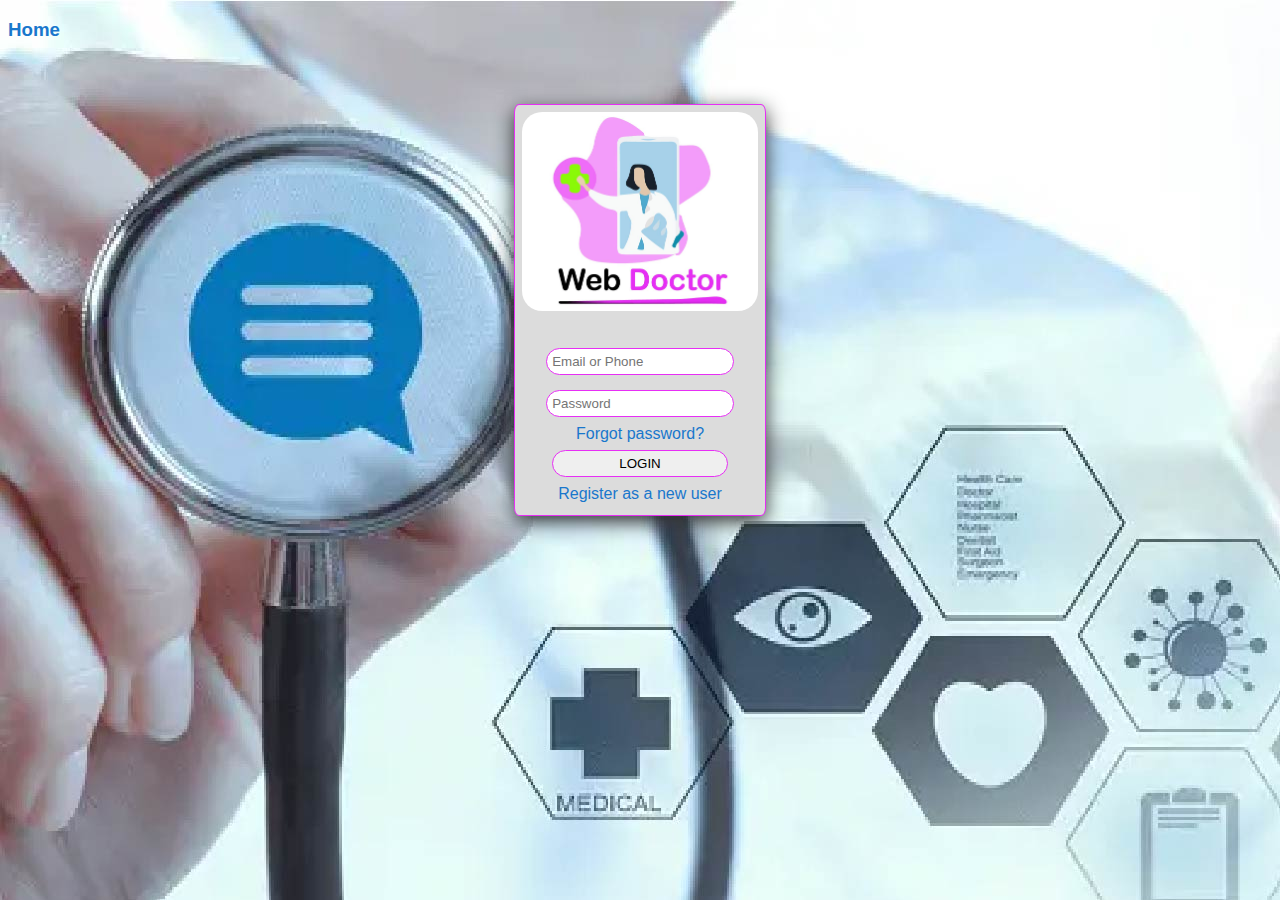
<file: pages/login.html>
<!DOCTYPE html>
<html>
<head>
    <meta charset="UTF-8">
    <meta http-equiv="X-UA-Compatible" content="IE=edge">
    <meta name="viewport" content="width=device-width, initial-scale=1.0">

    <title>WebDoc | Login</title>
    <link rel="stylesheet" href="../assets/css/style.css">
</head>

<body class="sign_bg">
    <h3>
        <a href="../index.html"> Home</a>
    </h3>


    <div class="login_box">
        <img class="login_logo" src="../assets/img/login_icon.jpg"/>
        <form >
            <br>
            <input class="input_field" type="text"  PlaceHolder="Email or Phone" />   
            <br>
            <input class="input_field" type="password" PlaceHolder="Password" />
            <br>
                <a class="text_link" href="#">Forgot password?</a>
            <br>
            <a href="..//index.html">
            <input class="input_field" type="button" value="LOGIN" />
        </a>
            <br>
                <a class="text_link" href="signup.html"> Register as a new user</a>
        
        </form>         
    </div>
</body>

</body>
</html>
</file>
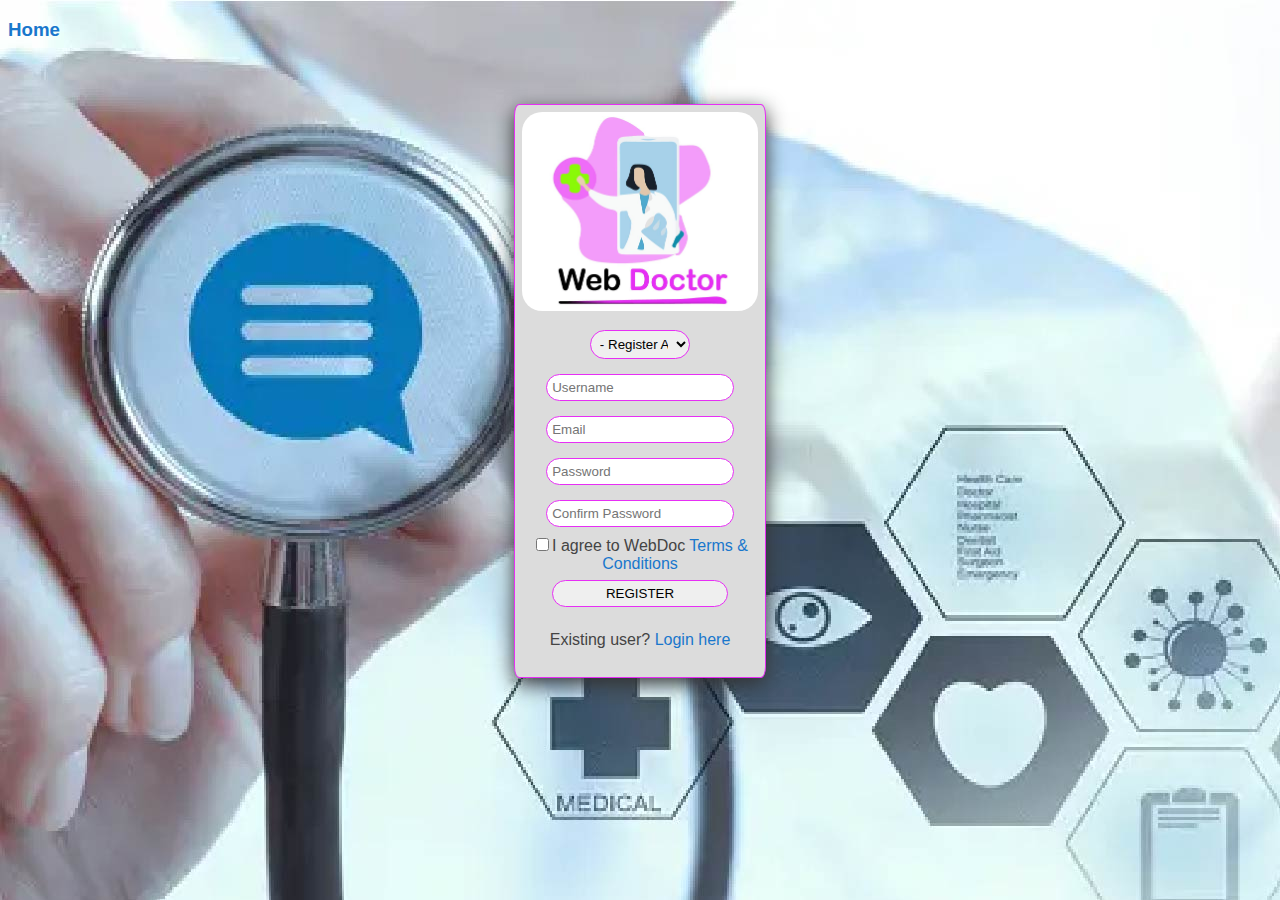
<file: pages/signup.html>
<!DOCTYPE html>
<html>

<head>
    <meta charset="UTF-8">
    <meta http-equiv="X-UA-Compatible" content="IE=edge">
    <meta name="viewport" content="width=device-width, initial-scale=1.0">

    <title>WebDoc | Register</title>
    <link rel="stylesheet" href="../assets/css/style.css">
</head>

<body class="sign_bg">
    <h3>
        <a href="../index.html"> Home</a>
    </h3>
    <!-- Main view  -->
    <div class="login_box">
    <img class="login_logo" src="../assets/img/login_icon.jpg"/>

    <form >  
        <select class="select_field">
                <option >- Register As - </option>
                <option > User </option>
                <option > Patient</option>
                <option > Supervisor</option>
            </select>
            <br>
            
            <input class="input_field" type="text" PlaceHolder="Username" />
            <br>
            <input class="input_field" type="text" PlaceHolder="Email" />
            <br>
            <input class="input_field" type="password" PlaceHolder="Password" />
            <br>
            <input class="input_field" type="password" PlaceHolder="Confirm Password"/>
            <br>
            <input class="i-checks" type="checkbox"/>I agree to WebDoc <a href="#">Terms &amp; Conditions</a>
            <br>
            <a href="login.html">
            <input class="input_field" type="button" value="REGISTER" />
        </a>
        <p class="text_text" >
            Existing user? <a href="login.html">Login here</a>
        </p>
    </form>
</div>
</body>

</html>
</file>
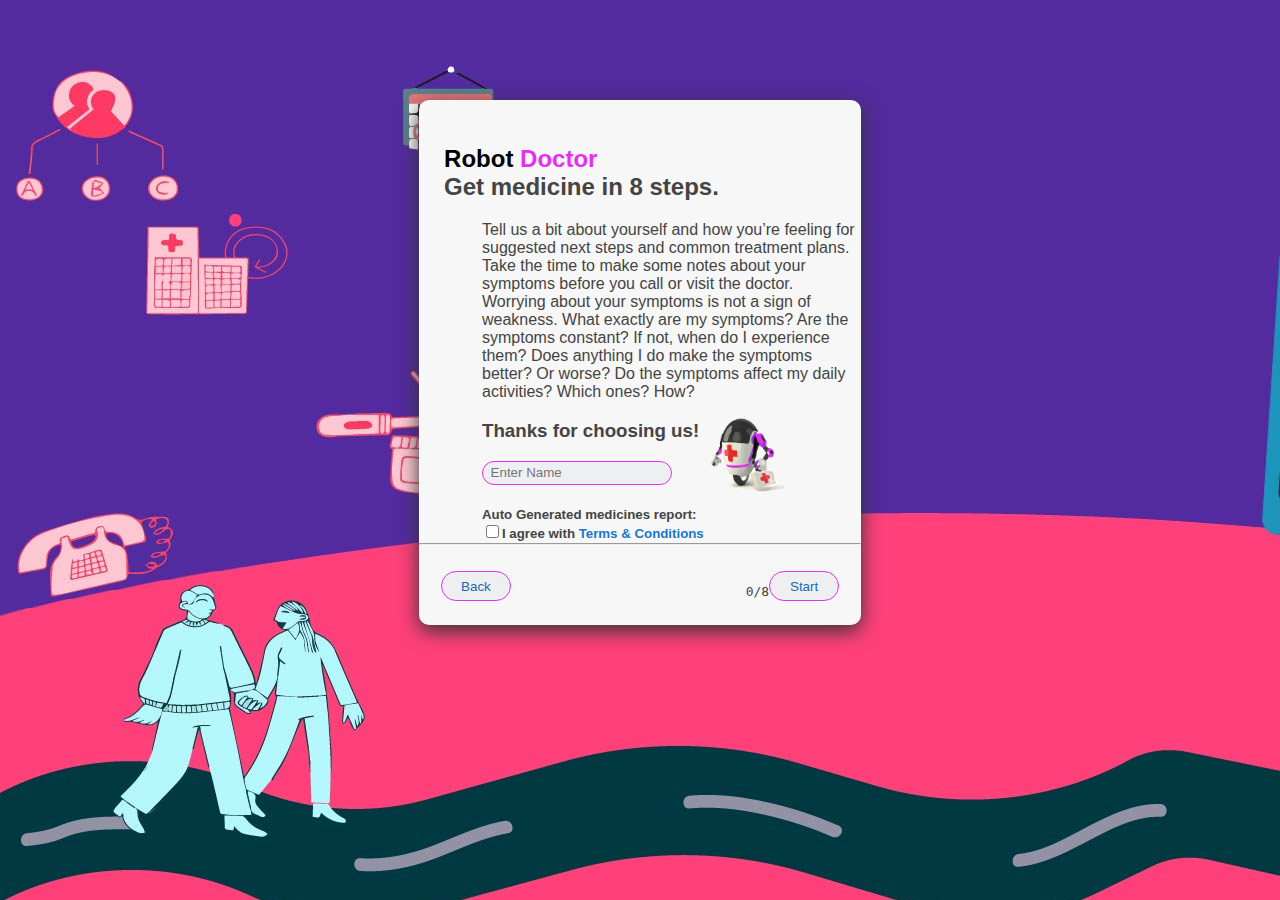
<file: pages/symptoms/0 sym_wellcom.html>
<!DOCTYPE html>
<html lang="en">
<head>
    <meta charset="UTF-8">
    <meta http-equiv="X-UA-Compatible" content="IE=edge">
    <meta name="viewport" content="width=device-width, initial-scale=1.0">
    <title>web Doctor - Symptoms - ino </title>
    <link rel="stylesheet" href="../../assets/css/style.css">
</head>
<body style="background-image: url(../../assets/img/symptoms_pics/bg0.jpg);">

    
    <div class="sym_b_selector"><!-- box -->
        <div><!-- head -->
            <h2 style="margin-left: -10%;">            
                <a href="#">
                <spanc>
                  <spanw>Robot</spanw>
                  <spanj>Doctor</spanj>
                </spanc>
              </a> <br>
              Get medicine in 8 steps.
            </h2>
            <p>Tell us a bit about yourself and how you’re feeling for suggested next steps and common treatment plans. 
                Take the time to make some notes about your symptoms before you call or visit the doctor. 
                Worrying about your symptoms is not a sign of weakness. 
                                What exactly are my symptoms?
                Are the symptoms constant? If not, when do I experience them?
                Does anything I do make the symptoms better? Or worse?
                Do the symptoms affect my daily activities? Which ones? How?
            </p>
            <img class="sym_img" src="images/robort.jpg" alt="">
        </div>
        
        <div><!-- body  -->
            <div>
                <h3>Thanks for choosing us! </h3>
                <form action="">
                <input class="btn_nn" type="text" placeholder="Enter Name" required> 
                <h5>Auto Generated medicines report:<br>
                <input class="i-checks" type="checkbox" required />I agree with <a href="#">Terms &amp; Conditions</a>
                </h5>
            </div>
        </div>
        

    </div>
    <div class="sym_b_f"><!-- foot -->
        <hr>
        <br>
        <a href="../../index.html">
            <input class="sym_b_f_btn_b" type="button" value="Back" >
        </a>
        <a href="1 info.html">
            <input class="sym_b_f_btn_n" type="button" value="Start">
        </a>
        </form>
        <pre>                              0/8</pre>
    </div>            



</body>
</html>
</file>
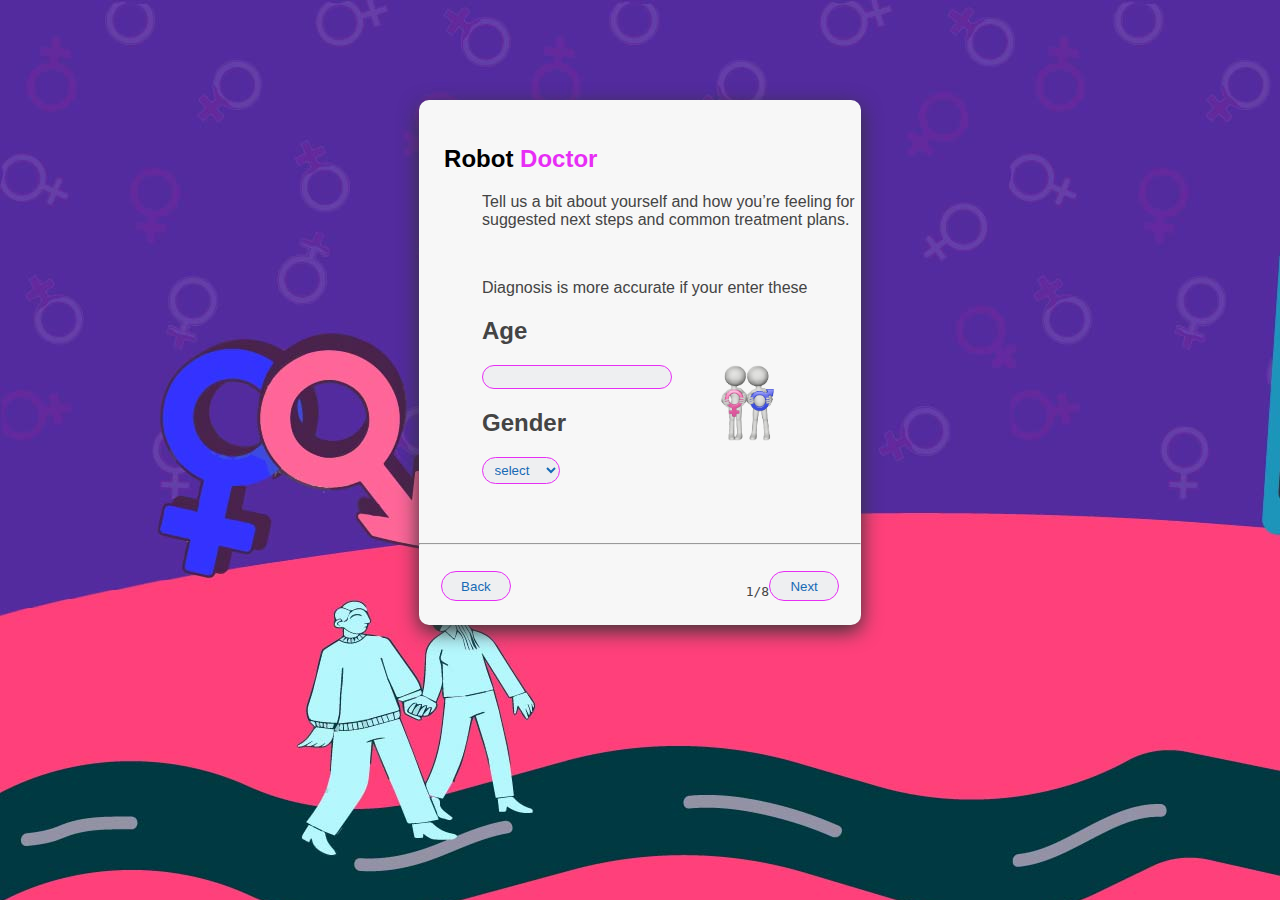
<file: pages/symptoms/1 info.html>
<!DOCTYPE html>
<html lang="en">
<head>
    <meta charset="UTF-8">
    <meta http-equiv="X-UA-Compatible" content="IE=edge">
    <meta name="viewport" content="width=device-width, initial-scale=1.0">
    <title>web Doctor - Symptoms - ino </title>
    <link rel="stylesheet" href="../../assets/css/style.css">
</head>
<body style="background-image: url(../../assets/img/symptoms_pics/bg1.jpg);">

    
    <div class="sym_b_selector"><!-- box -->
        <div><!-- head -->
            <h2 style="margin-left: -10%;">            
                <a href="#">
                <spanc>
                  <spanw>Robot</spanw>
                  <spanj>Doctor</spanj>
                </spanc>
              </a>
            </h2>
            <p>Tell us a bit about yourself and how you’re feeling for suggested next steps and common treatment plans.            </p>
            

        </div>
        
        <div><!-- body  -->
            <br>
            <p>            Diagnosis is more accurate if your enter these </p>
                        
            <div>
                <h2>Age</h2>
                <input class="btn_nn" type="number">                
                <img class="sym_img" src="images/gender.jpg" alt="">
                
                <br>
                <h2>Gender</h2>
                <select class="btn_nn" id="">
                    <option value="">select</option>
                    <option value="">Male</option>
                    <option value="">Female</option>
                    <option value="">Other</option>
                </select>
                <br><br>
                </div>
                </div>
        

    </div>
    <div class="sym_b_f"><!-- foot -->
        <hr>
        <br>
        <a href="0 sym_wellcom.html">
            <input class="sym_b_f_btn_b" type="button" value="Back" >
        </a>
        <a href="2 symptom.html">
            <input class="sym_b_f_btn_n" type="button" value="Next" >
        </a>
        <pre>                              1/8</pre>

    </div>            



</body>
</html>
</file>
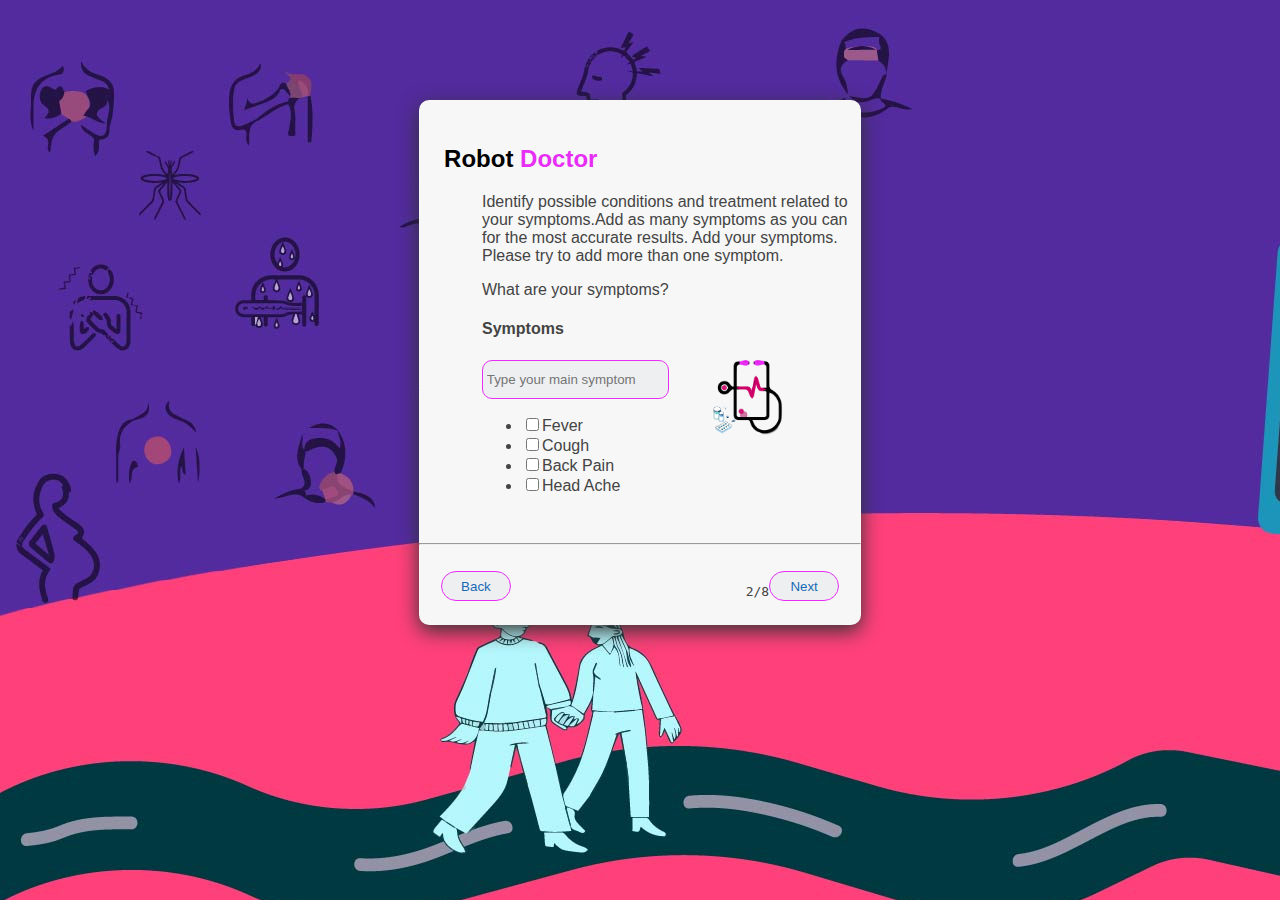
<file: pages/symptoms/2 symptom.html>
<!DOCTYPE html>
<html lang="en">
<head>
    <meta charset="UTF-8">
    <meta http-equiv="X-UA-Compatible" content="IE=edge">
    <meta name="viewport" content="width=device-width, initial-scale=1.0">
    <title>web Doctor - Symptoms - ino </title>
    <link rel="stylesheet" href="../../assets/css/style.css">
</head>
<body style="background-image: url(../../assets/img/symptoms_pics/bg2.jpg);">

    
    <div class="sym_b_selector"><!-- box -->
        <div><!-- head -->
            <h2 style="margin-left: -10%;">            
                <a href="#">
                <spanc>
                  <spanw>Robot</spanw>
                  <spanj>Doctor</spanj>
                </spanc>
              </a>
            </h2>
            <p>Identify possible conditions and treatment related to your symptoms.Add as many symptoms as you can for the most accurate results. Add your symptoms. <br> Please try to add more than one symptom.</p>
        </div>
        
        <div><!-- body  -->
            <p>What are your symptoms? </p>
            <div>
                <h4>Symptoms</h4>
                <input class="symptom_search btn_nn" type="text" placeholder="Type your main symptom" id="searchElement" onkeyup="searchok()">
                <img class="sym_img" src="images/mobile doctor.jpg" alt="">
                <!-- <p>Added symptoms: </p> -->
                <div>
                  <ul>
                    <li class="lists"><input type="checkbox" name="" id="">Fever</li>
                    <li class="lists"><input type="checkbox" name="" id="">Cough</li>
                    <li class="lists"><input type="checkbox" name="" id="">Back Pain</li>
                    <li class="lists"><input type="checkbox" name="" id="">Head Ache</li>
                  </ul>
                </div>
                 <script>
                  function searchok() {
                    
                    var inputFilter = document.getElementById('searchElement').value.toUpperCase();
                    var ul = document.getElementById('list-ul')
                    
                    var li = ul.getElementsByTagName('li');
                    // console.log(li);
                    
                    for (let i = 0; i < li.length; i++) {
                            var text = li[i].innerHTML || li[i].textContent;
                            if(text.toUpperCase().indexOf(inputFilter) > -1){
                              li[i].style.display = '';
            
                            } else{
                              li[i].style.display = 'none';
                            }  
                    }
            
            
            
                  }
                 </script>
            
              </div>
          </div>
    </div>
    <div class="sym_b_f"><!-- foot -->
        <hr>
        <br>
        <a href="1 info.html">
            <input class="sym_b_f_btn_b" type="button" value="Back" >
        </a>
        <a href="3 sym_answers.html">
            <input class="sym_b_f_btn_n" type="button" value="Next" >
        </a>
        <pre>                              2/8</pre>

    </div>            
</body>
</html>
</file>
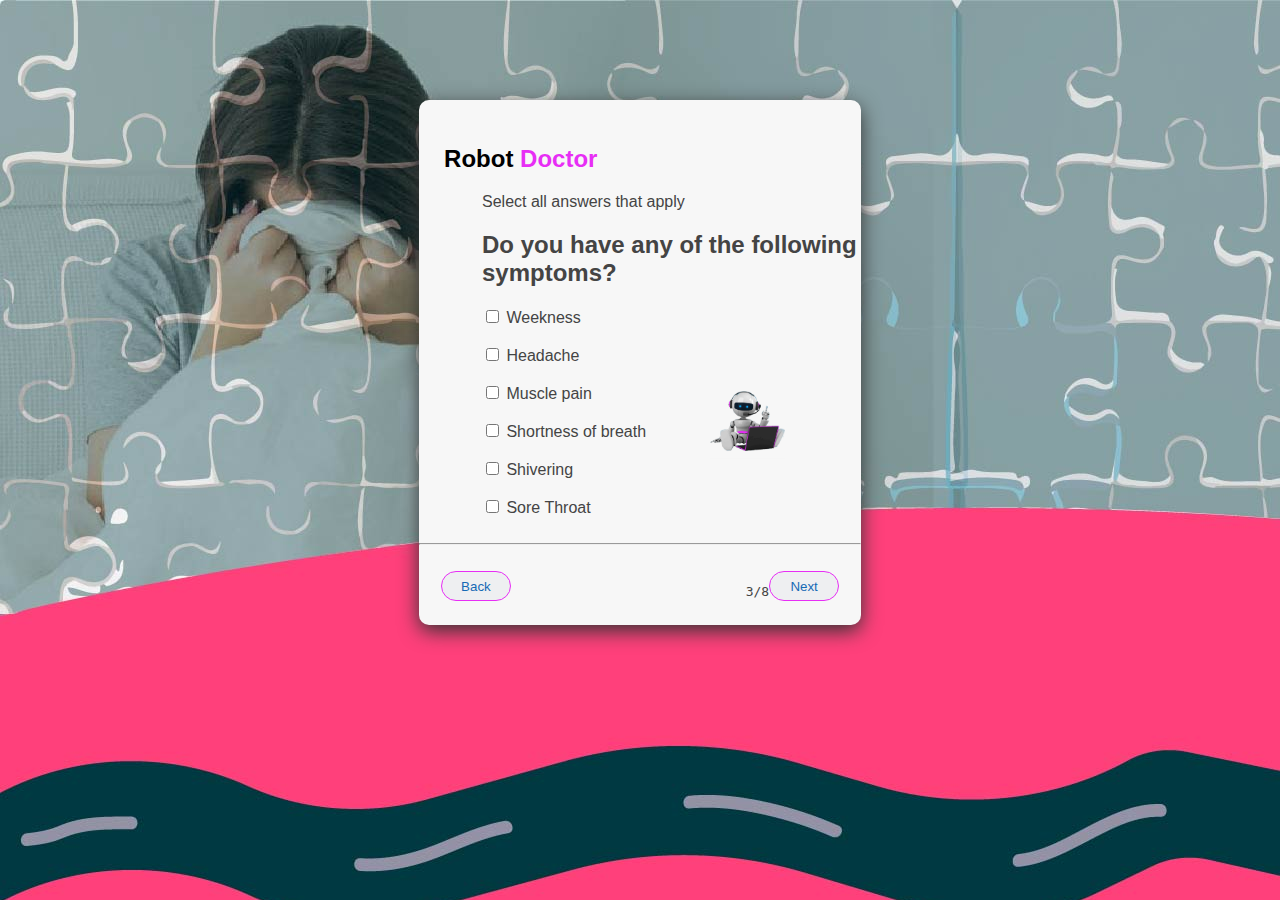
<file: pages/symptoms/3 sym_answers.html>
<!DOCTYPE html>
<html lang="en">
<head>
    <meta charset="UTF-8">
    <meta http-equiv="X-UA-Compatible" content="IE=edge">
    <meta name="viewport" content="width=device-width, initial-scale=1.0">
    <title>web Doctor - Symptoms - ino </title>
    <link rel="stylesheet" href="../../assets/css/style.css">
</head>
<body style="background-image: url(../../assets/img/symptoms_pics/bg3.jpg);">

    
    <div class="sym_b_selector"><!-- box -->
        <div><!-- head -->
            <h2 style="margin-left: -10%;">            
                <a href="#">
                <spanc>
                  <spanw>Robot</spanw>
                  <spanj>Doctor</spanj>
                </spanc>
              </a>
            </h2>
            <p>Select all answers that apply</p>
            

        </div>
        
        <div><!-- body  -->
                        
            <div>
                <h2>Do you have any of the following symptoms?</h2>
                <input type="checkbox" name="" id=""> Weekness
                <br> <br> <input type="checkbox" name="" id=""> Headache
                <br> <br> <input type="checkbox" name="" id=""> Muscle pain
                <img class="sym_img" src="images/robort options.jpg" alt="">
                <br> <br> <input type="checkbox" name="" id=""> Shortness of breath
                <br> <br> <input type="checkbox" name="" id=""> Shivering
                <br> <br> <input type="checkbox" name="" id=""> Sore Throat
            </div>
        </div>
        

    </div>
    <div class="sym_b_f"><!-- foot -->
        <hr>
        <br>
        <a href="2 symptom.html">
            <input class="sym_b_f_btn_b" type="button" value="Back" >
        </a>
        <a href="4 sym_ start.html">
            <input class="sym_b_f_btn_n" type="button" value="Next" >
        </a>
        <pre>                              3/8</pre>

    </div>            



</body>
</html>
</file>
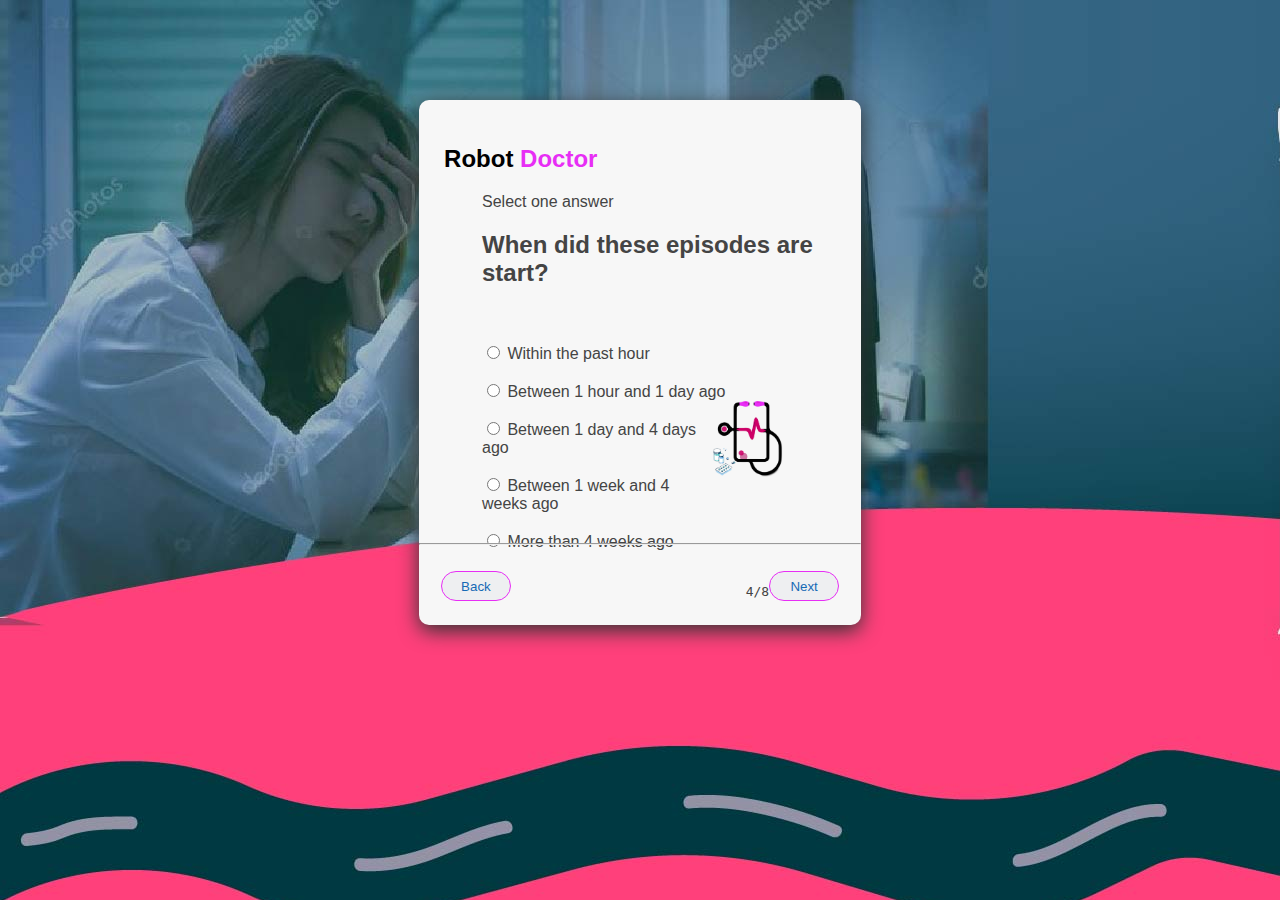
<file: pages/symptoms/4 sym_ start.html>
<!DOCTYPE html>
<html lang="en">
<head>
    <meta charset="UTF-8">
    <meta http-equiv="X-UA-Compatible" content="IE=edge">
    <meta name="viewport" content="width=device-width, initial-scale=1.0">
    <title>web Doctor - Symptoms - ino </title>
    <link rel="stylesheet" href="../../assets/css/style.css">
</head>
<body style="background-image: url(../../assets/img/symptoms_pics/bg4.jpg);">

    
    <div class="sym_b_selector"><!-- box -->
        <div><!-- head -->
            <h2 style="margin-left: -10%;">            
                <a href="#">
                <spanc>
                  <spanw>Robot</spanw>
                  <spanj>Doctor</spanj>
                </spanc>
              </a>
            </h2>
            <p>Select one answer</p>
            

        </div>
        
        <div><!-- body  -->
                        
            <div>
                <h2>When did these episodes are start?</h2>
                <br><br> <input type="radio" name="opt_r" id=""> Within the past hour
                <br><br> <input type="radio" name="opt_r" id=""> Between 1 hour and 1 day ago
                <img class="sym_img" src="images/mobile doctor.jpg" alt="">             
                <br><br> <input type="radio" name="opt_r" id=""> Between 1 day and 4 days ago
                <br><br> <input type="radio" name="opt_r" id=""> Between 1 week and 4 weeks ago
                <br><br> <input type="radio" name="opt_r" id=""> More than 4 weeks ago
                
               
            </div>
        </div>
        

    </div>
    <div class="sym_b_f"><!-- foot -->
        <hr>
        <br>
        <a href="3 sym_answers.html">
            <input class="sym_b_f_btn_b" type="button" value="Back" >
        </a>
        <a href="5 schedule_meel.html">
            <input class="sym_b_f_btn_n" type="button" value="Next" >
        </a>
        <pre>                              4/8</pre>

    </div>            



</body>
</html>
</file>
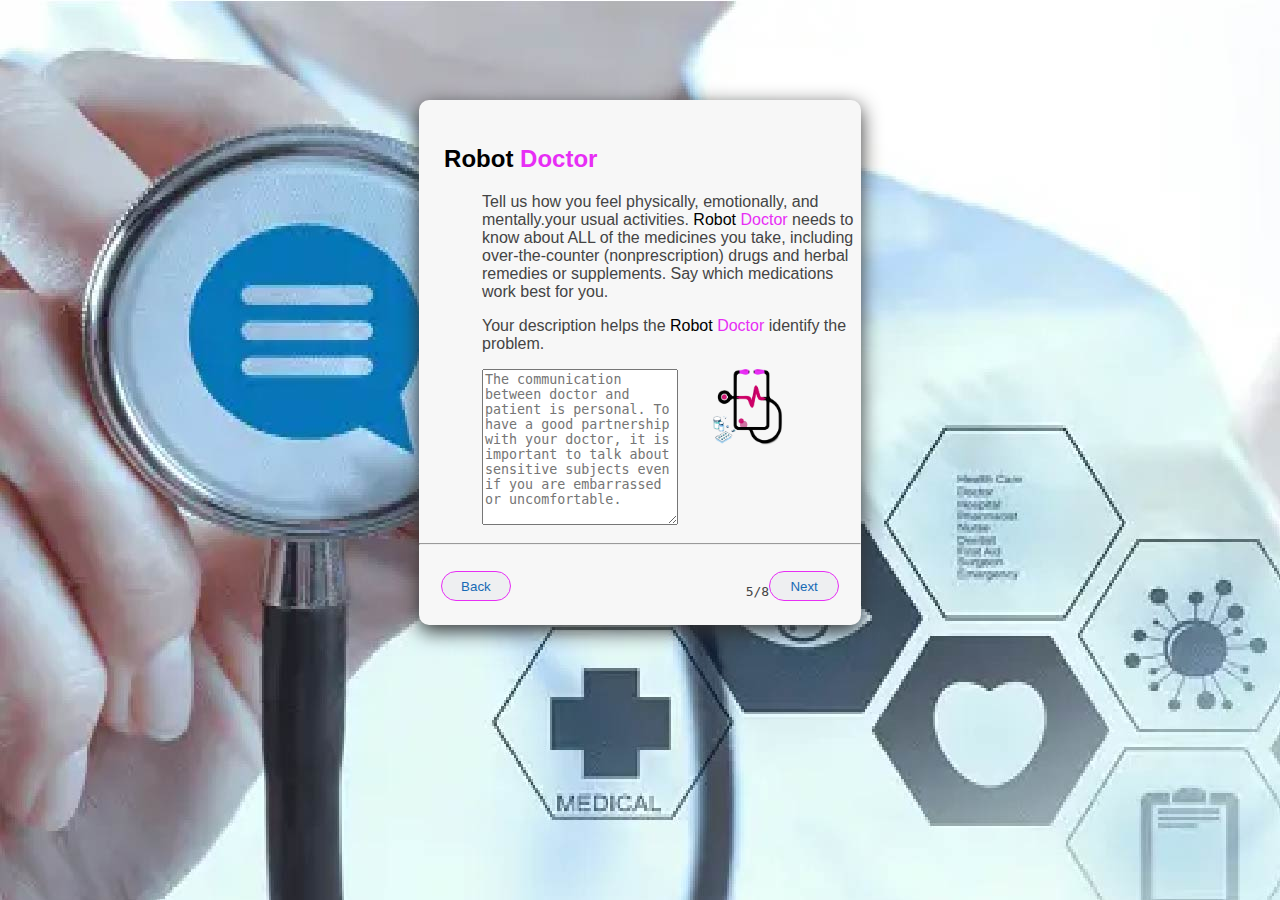
<file: pages/symptoms/5 schedule_meel.html>
<!DOCTYPE html>
<html lang="en">

<head>
    <meta charset="UTF-8">
    <meta http-equiv="X-UA-Compatible" content="IE=edge">
    <meta name="viewport" content="width=device-width, initial-scale=1.0">
    <title>web Doctor - Symptoms - ino </title>
    <link rel="stylesheet" href="../../assets/css/style.css">
</head>

<body class="sign_bg">


    <div class="sym_b_selector"><!-- box -->
        <div><!-- head -->
            <h2 style="margin-left: -10%;">
                <a href="#">
                    <spanc>
                        <spanw>Robot</spanw>
                        <spanj>Doctor</spanj>
                    </spanc>
                </a>
            </h2>
            <p>Tell us how you feel physically, emotionally, and mentally.your usual activities.
                <spanc>
                    <spanw>Robot</spanw>
                    <spanj>Doctor</spanj>
                </spanc>
                needs to know about ALL of the medicines you take, including over-the-counter (nonprescription) drugs
                and herbal remedies or supplements. Say which medications work best for you.
            </p>
        </div>

        <div><!-- body  -->
            <p>Your description helps the 
                <spanc>
                    <spanw>Robot</spanw>
                    <spanj>Doctor</spanj>
                </spanc>
                 identify the problem.</p>
            <div>
                <!-- The communication between doctor and patient is personal. To have a good partnership with your doctor, it is important to talk about sensitive subjects even if you are embarrassed or uncomfortable. -->
                <textarea placeholder="The communication between doctor and patient is personal. To have a good partnership with your doctor, it is important to talk about sensitive subjects even if you are embarrassed or uncomfortable." style="height: 150px; width: 50%;"></textarea>                
                <img class="sym_img" src="images/mobile doctor.jpg" alt="">
            </div>
        </div>
    </div>
    <div class="sym_b_f"><!-- foot -->
        <hr>
        <br>
        <a href="4 sym_ start.html">
            <input class="sym_b_f_btn_b" type="button" value="Back">
        </a>

        <a href="6 wait_processing.html">
            <input class="sym_b_f_btn_n" type="button" value="Next">
        </a>
        <pre>                              5/8</pre>

    </div>



</body>

</html>

<!-- 
       <div>
                <h2>When did these episodes are start?</h2>
                <br><br> <input type="radio" name="opt_r" id=""> Within the past hour
                <br><br> <input type="radio" name="opt_r" id=""> Between 1 hour and 1 day ago
                <img class="sym_img" src="images/mobile doctor.jpg" alt="">             
                <br><br> <input type="radio" name="opt_r" id=""> Between 1 day and 4 days ago
                <br><br> <input type="radio" name="opt_r" id=""> Between 1 week and 4 weeks ago
                <br><br> <input type="radio" name="opt_r" id=""> More than 4 weeks ago
                
               
            </div>

 -->
</file>
<file: assets/css/style.css>
/**
* Template Name: Medilab - v4.9.1
* Template URL: https://bootstrapmade.com/medilab-free-medical-bootstrap-theme/
* Author: BootstrapMade.com
* License: https://bootstrapmade.com/license/
*/

/*--------------------------------------------------------------
# General
--------------------------------------------------------------*/
.c{
/*
btn
  background: #eeeff1;
  color:  #166ab5;
  border-radius: 50px;
  padding: 8px 25px;
  font-size: 14px;
  display: inline-block;
  border: 1px solid #e72ef5;

  hover
  background: #166ab5;
  color: #fff;
  border: 1px solid white;
  cursor: not-allowed;
  cursor: pointer;
*/

  /*    t   l   b   r     */
  padding: 0px 0px 0px 0px ;
  border: 1px solid #e72ef5;
  background: #166ab5;
  color: #fff;


  background-color:#bbbbbb;
  background-color:#ededed;
  
  background-color: #333333;
  background-color: #CCCCCC;
  
  background-color: #9933CC;
  background-color: #9966CC;

  background-color: #CC0066;
  background-color: #CC6699;
} 

.btn_nn{
  width: auto;
  background: #eeeff1;
  color:  #166ab5;
  border-radius: 50px;
  border: 1px solid #e72ef5;
  padding: 1%;
  padding-left: 2%;
}
.btn_nn:hover{
  /* background: #166ab5; */
  /* color: #fff; */
  border: 1px solid white;
}
.btn_not_allowed:hover{
  cursor: not-allowed;
}
spanj{
  color: #e72ef5;
}
spanw{
  color: black;
}

spanc:hover{
  border-bottom:  3px solid #e72ef5;
}
.b-j{
  border: 1px solid #e72ef5;
  border-radius: 10px;
}

.whatsapp_icon{
  position: fixed ; 
  bottom:  85px;
  right: 10px;
  width: 60px;
}
.whatsapp_icon:hover{
  width: 62px;
  cursor: pointer;
  }
.share_icon{
  position: fixed ; 
  top:  15px;
  right: 10px;
  width: 50px;
  border-radius: 100%;
  z-index: 999;
}
.share_icon:hover{
  border: 1px solid #e72ef5;
  cursor: pointer;

}


/* -------------------------------------------------------------- */
/* login & sign_up */
.sign_bg{
  background-image: url(../img/sign_in\ background\ pic\ 2.jpg);
}
.login_box{
  margin: 5% 40%;
  border: 1px solid #e72ef5;
  border-radius: 2%;
  padding-bottom: 1%;
  text-align: center;
  box-shadow: 0 6px 20px 0 #333333;
  background: gainsboro;
}
.login_logo{
  width: 94%;
  margin: 3%;
  border-radius: 20px;
}
.input_field{
  width: 70%;
  padding: 2%;
  margin: 3%;
  border: 1px solid #e72ef5;
  border-radius: 20px;
}
.select_field{
  width: 40%;
  padding: 2%;
  margin: 3%;
  border: 1px solid #e72ef5;
  border-radius: 20px;
}
/* 0000000000000000000000000000000 */

.sym_b_selector{
  width: 30%;
  background: rgb(247, 247, 247);
  margin: auto;
  height: 500px;
  border-radius: 10px;  
  padding-left: 5%;
  padding-top: 2%;
  margin-top: 100px;
  box-shadow: 0 6px 20px 0 #333333;

}
.sym_b_f{
  width: 35%;
  margin: auto;
  position: relative;
  margin-top: -90px;
}
.sym_b_f_btn_b{
  margin-left: 5%;
  float: left;
  height: 30px;
  width: 70px;
  background: #eeeff1;
  color:  #166ab5;
  border-radius: 50px;
  border: 1px solid #e72ef5;

}
.sym_b_f_btn_n{
  margin-right: 5%;
  float: right;
  height: 30px;
  width: 70px;
  background: #eeeff1;
  color:  #166ab5;
  border-radius: 50px;
  border: 1px solid #e72ef5;
}
.sym_b_f_btn_c{
  margin-left: 30%;
  height: 30px;
  width: 70px;
  background: #eeeff1;
  color:  #166ab5;
  border-radius: 50px;
  border: 1px solid #e72ef5;

}
.sym_b_f_btn_n:hover,.sym_b_f_btn_b:hover, .sym_b_f_btn_c:hover{
  background: #166ab5;
  color: #fff;
  border: 1px solid white;
  cursor: pointer;
} 
.sym_img{
  width: 20%;
  float: right;
  margin-right: 20%;
  transition: 600ms;
}
.sym_img:hover{
  width: 21%;
  margin-right: 19%;
}
.symptom_search{
  height: 30px;
  border-radius: 10px;
  padding-left: 1%;
}

.report_tbl{
  /* border:1px solid black; */
  /* align="center" cellspacing="0px" border="2px" cellpadding="50px" bgcolor="white" width="100px";  */
}
.Checker_box{
  width: 50%;
  background: rgb(247, 247, 247);
  margin: auto;
  height: 500px;
  border-radius: 10px;  
  padding-left: 5%;
  padding-top: 5%;
  margin-top: 100px;
  box-shadow: 0 6px 20px 0 #333333;
}
.Checker_box button{
  width: 19%;
  height: 30px;
}

.inner_div{
  background: olive;
  width: 70%;
  margin: auto;
  height: 1000px;
}
.inner_side_bar_opt{
  background: goldenrod;
  width: 15%;
  float: left;
  height: 100px;
}
.side_body{
  background: rgb(171, 162, 140);
  width: 85%;
  float: right;
  height: 100px;
}




.side_bar_opt{
  background-color: #18d26e;
  width: 5%;

}
/* 000000000000000000000000000000000000000000000000000000000000000000000000000000000 */
/* -------------------------------------------------------------- */

body {
  font-family: "Open Sans", sans-serif;
  color: #444444;
}

a {
  color: #1977cc;
  text-decoration: none;
}

a:hover {
  color: #3291e6;
  text-decoration: none;
}

h1,
h2,
h3,
h4,
h5,
h6 {
  font-family: "Raleway", sans-serif;
}

/*--------------------------------------------------------------
# Preloader
--------------------------------------------------------------*/
#preloader {
  position: fixed;
  top: 0;
  left: 0;
  right: 0;
  bottom: 0;
  z-index: 9999;
  overflow: hidden;
  background: #fff;
}

#preloader:before {
  content: "";
  position: fixed;
  top: calc(50% - 30px);
  left: calc(50% - 30px);
  border: 6px solid #1977cc;
  border-top-color: #d1e6f9;
  border-radius: 50%;
  width: 60px;
  height: 60px;
  -webkit-animation: animate-preloader 1s linear infinite;
  animation: animate-preloader 1s linear infinite;
}

@-webkit-keyframes animate-preloader {
  0% {
    transform: rotate(0deg);
  }

  100% {
    transform: rotate(360deg);
  }
}

@keyframes animate-preloader {
  0% {
    transform: rotate(0deg);
  }

  100% {
    transform: rotate(360deg);
  }
}

/*--------------------------------------------------------------
# Back to top button
--------------------------------------------------------------*/
.back-to-top {
  position: fixed;
  visibility: hidden;
  opacity: 0;
  right: 15px;
  bottom: 15px;
  z-index: 996;
  background: #1977cc;
  width: 40px;
  height: 40px;
  border-radius: 4px;
  transition: all 0.4s;
}

.back-to-top i {
  font-size: 28px;
  color: #fff;
  line-height: 0;
}

.back-to-top:hover {
  background: #298ce5;
  color: #fff;
}

.back-to-top.active {
  visibility: visible;
  opacity: 1;
}

.datepicker-dropdown {
  padding: 20px !important;
}

/*--------------------------------------------------------------
# Top Bar
--------------------------------------------------------------*/
#topbar {
  background: #fff;
  height: 40px;
  font-size: 14px;
  transition: all 0.5s;
  z-index: 996;
}

#topbar.topbar-scrolled {
  top: -40px;
}

#topbar .contact-info a {
  line-height: 1;
  color: #444444;
  transition: 0.3s;
}

#topbar .contact-info a:hover {
  color: #1977cc;
}

#topbar .contact-info i {
  color: #1977cc;
  padding-right: 4px;
  margin-left: 15px;
  line-height: 0;
}

#topbar .contact-info i:first-child {
  margin-left: 0;
}

#topbar .social-links a {
  color: #437099;
  padding-left: 15px;
  display: inline-block;
  line-height: 1px;
  transition: 0.3s;
}

#topbar .social-links a:hover {
  color: #1977cc;
}

#topbar .social-links a:first-child {
  border-left: 0;
}

/*--------------------------------------------------------------
# Header
--------------------------------------------------------------*/
#header {
  background: #fff;
  transition: all 0.5s;
  z-index: 997;
  padding: 15px 0;
  top: 0px;
  box-shadow: 0px 2px 15px rgba(25, 119, 204, 0.1);
}

#header.header-scrolled {
  top: 0;
}

#header .logo {
  font-size: 30px;
  margin: 0;
  padding: 0;
  line-height: 1;
  font-weight: 700;
  letter-spacing: 0.5px;
  font-family: "Poppins", sans-serif;
}

#header .logo a {
  color: #2c4964;
}

#header .logo img {
  max-height: 40px;
}

/**
* Appointment Button *
*/
.appointment-btn {
  margin-left: 25px;
  background: #eeeff1;
  color:  #166ab5;
  border-radius: 50px;
  padding: 8px 25px;
  white-space: nowrap;
  transition: 0.3s;
  font-size: 14px;
  display: inline-block;
  border: 1px solid #e72ef5;
}

.appointment-btn:hover {
  background: #166ab5;
  color: #fff;
  border: 1px solid white;
  /* cursor: not-allowed; */
}

@media (max-width: 768px) {
  .appointment-btn {
    margin: 0 15px 0 0;
    padding: 6px 18px;
  }
}

/*--------------------------------------------------------------
# Navigation Menu
--------------------------------------------------------------*/
/**
* Desktop Navigation 
*/
.navbar {
  padding: 0;
}

.navbar ul {
  margin: 0;
  padding: 0;
  display: flex;
  list-style: none;
  align-items: center;
}

.navbar li {
  position: relative;
}

.navbar>ul>li {
  position: relative;
  white-space: nowrap;
  padding: 8px 0 8px 20px;
}

.navbar a,
.navbar a:focus {
  display: flex;
  align-items: center;
  justify-content: space-between;
  font-size: 14px;
  color: #2c4964;
  white-space: nowrap;
  transition: 0.3s;
  border-bottom: 2px solid #fff;
  padding: 5px 2px;
}

.navbar a i,
.navbar a:focus i {
  font-size: 12px;
  line-height: 0;
  margin-left: 5px;
}

.navbar a:hover,
.navbar .active,
.navbar .active:focus,
.navbar li:hover>a {
  color: #e72ef5;
   border-color: #e72ef5;
}

.navbar .dropdown ul {
  display: block;
  position: absolute;
  left: 20px;
  top: calc(100% + 30px);
  margin: 0;
  padding: 10px 0;
  z-index: 99;
  opacity: 0;
  visibility: hidden;
  background: #fff;
  box-shadow: 0px 0px 30px rgba(127, 137, 161, 0.25);
  transition: 0.3s;

}

.navbar .dropdown ul li {
  min-width: 200px;
}

.navbar .dropdown ul a {
  padding: 10px 20px;
  font-size: 14px;
  font-weight: 500;
  text-transform: none;
  color: #082744;
  border: none;
}

.navbar .dropdown ul a i {
  font-size: 12px;
}

.navbar .dropdown ul a:hover,
.navbar .dropdown ul .active:hover,
.navbar .dropdown ul li:hover>a {
  color: #e72ef5;}

.navbar .dropdown:hover>ul {
  opacity: 1;
  top: 100%;
  visibility: visible;
}

.navbar .dropdown .dropdown ul {
  top: 0;
  left: calc(100% - 30px);
  visibility: hidden;
}

.navbar .dropdown .dropdown:hover>ul {
  opacity: 1;
  top: 0;
  left: 100%;
  visibility: visible;
}

@media (max-width: 1366px) {
  .navbar .dropdown .dropdown ul {
    left: -90%;
  }

  .navbar .dropdown .dropdown:hover>ul {
    left: -100%;
  }
}

/**
* Mobile Navigation 
*/
.mobile-nav-toggle {
  color: #2c4964;
  font-size: 28px;
  cursor: pointer;
  display: none;
  line-height: 0;
  transition: 0.5s;
}

.mobile-nav-toggle.bi-x {
  color: #fff;
}

@media (max-width: 991px) {
  .mobile-nav-toggle {
    display: block;
  }

  .navbar ul {
    display: none;
  }
}

.navbar-mobile {
  position: fixed;
  overflow: hidden;
  top: 0;
  right: 0;
  left: 0;
  bottom: 0;
  background: rgba(28, 47, 65, 0.9);
  transition: 0.3s;
  z-index: 999;
}

.navbar-mobile .mobile-nav-toggle {
  position: absolute;
  top: 15px;
  right: 15px;
}

.navbar-mobile ul {
  display: block;
  position: absolute;
  top: 55px;
  right: 15px;
  bottom: 15px;
  left: 15px;
  padding: 10px 0;
  background-color: #fff;
  overflow-y: auto;
  transition: 0.3s;
}

.navbar-mobile>ul>li {
  padding: 0;
}

.navbar-mobile a,
.navbar-mobile a:focus {
  padding: 10px 20px;
  font-size: 15px;
  color: #2c4964;
  border: none;
}

.navbar-mobile a:hover,
.navbar-mobile .active,
.navbar-mobile li:hover>a {
  color: #1977cc;
}

.navbar-mobile .getstarted,
.navbar-mobile .getstarted:focus {
  margin: 15px;
}

.navbar-mobile .dropdown ul {
  position: static;
  display: none;
  margin: 10px 20px;
  padding: 10px 0;
  z-index: 99;
  opacity: 1;
  visibility: visible;
  background: #fff;
  box-shadow: 0px 0px 30px rgba(127, 137, 161, 0.25);
}

.navbar-mobile .dropdown ul li {
  min-width: 200px;
}

.navbar-mobile .dropdown ul a {
  padding: 10px 20px;
}

.navbar-mobile .dropdown ul a i {
  font-size: 12px;
}

.navbar-mobile .dropdown ul a:hover,
.navbar-mobile .dropdown ul .active:hover,
.navbar-mobile .dropdown ul li:hover>a {
  color: #1977cc;
}

.navbar-mobile .dropdown>.dropdown-active {
  display: block;
}

/*--------------------------------------------------------------
# Hero Section
--------------------------------------------------------------*/
#hero {
  width: 100%;
  height: 90vh;
  background: url("../pics/backgroundimg.jpg") top center;
  background-size: cover;
  margin-bottom: -200px;
}

#hero .container {
  position: relative;
}

#hero h1 {
  margin: 0;
  font-size: 48px;
  font-weight: 700;
  line-height: 56px;
  text-transform: uppercase;
  color: #2c4964;
}

#hero h2 {
  color: #2c4964;
  margin: 10px 0 0 0;
  font-size: 24px;
}

#hero .btn-get-started {
  font-family: "Raleway", sans-serif;
  text-transform: uppercase;
  font-weight: 550;
  font-size: 14px;
  letter-spacing: 1px;
  display: inline-block;
  padding: 12px 35px;
  margin-top: 30px;
  border-radius: 50px;
  transition: 0.5s;
  color: rgb(21, 21, 21);
  background: #eeeff1;
  border: 1px solid #e72ef5;
}

#hero .btn-get-started:hover {
  background: #3291e6;
  border: 1px solid #eeeff1;
  color: white;
}

@media (min-width: 1024px) {
  #hero {
    background-attachment: fixed;
  }
}

@media (max-width: 992px) {
  #hero {
    margin-bottom: 0;
    height: 100vh;
  }

  #hero .container {
    padding-bottom: 63px;
  }

  #hero h1 {
    font-size: 28px;
    line-height: 36px;
  }

  #hero h2 {
    font-size: 18px;
    line-height: 24px;
    margin-bottom: 30px;
  }
}

@media (max-height: 600px) {
  #hero {
    height: 110vh;
  }
}

/*--------------------------------------------------------------
# Sections General
--------------------------------------------------------------*/
section {
  padding: 60px 0;
  overflow: hidden;
}

.section-bg {
  background-color: #f1f7fd;
}

.section-title {
  text-align: center;
  padding-bottom: 30px;
}

.section-title h2 {
  font-size: 32px;
  font-weight: bold;
  margin-bottom: 20px;
  padding-bottom: 20px;
  position: relative;
  color: #2c4964;
}

.section-title h2::before {
  content: "";
  position: absolute;
  display: block;
  width: 120px;
  height: 1px;
  background: #ddd;
  bottom: 1px;
  left: calc(50% - 60px);
}

.section-title h2::after {
  content: "";
  position: absolute;
  display: block;
  width: 40px;
  height: 3px;
  background: #1977cc;
  bottom: 0;
  left: calc(50% - 20px);
}

.section-title p {
  margin-bottom: 0;
}

/*--------------------------------------------------------------
# Breadcrumbs
--------------------------------------------------------------*/
.breadcrumbs {
  padding: 20px 0;
  background-color: #f1f7fd;
  min-height: 40px;
  margin-top: 120px;
}

@media (max-width: 992px) {
  .breadcrumbs {
    margin-top: 100px;
  }
}

.breadcrumbs h2 {
  font-size: 24px;
  font-weight: 300;
  margin: 0;
}

@media (max-width: 992px) {
  .breadcrumbs h2 {
    margin: 0 0 10px 0;
  }
}

.breadcrumbs ol {
  display: flex;
  flex-wrap: wrap;
  list-style: none;
  padding: 0;
  margin: 0;
  font-size: 14px;
}

.breadcrumbs ol li+li {
  padding-left: 10px;
}

.breadcrumbs ol li+li::before {
  display: inline-block;
  padding-right: 10px;
  color: #6c757d;
  content: "/";
}

@media (max-width: 768px) {
  .breadcrumbs .d-flex {
    display: block !important;
  }

  .breadcrumbs ol {
    display: block;
  }

  .breadcrumbs ol li {
    display: inline-block;
  }
}

/*--------------------------------------------------------------
# Why Us
--------------------------------------------------------------*/
.why-us .content {
  padding: 30px;
  background: #1977cc;
  border-radius: 10px;
  color: #fff;

}

.why-us .content h3 {
  font-weight: 700;
  font-size: 34px;
  margin-bottom: 30px;
}

.why-us .content p {
  margin-bottom: 30px;
}

.why-us .content .more-btn {
  display: inline-block;
  background: rgba(255, 255, 255, 0.2);
  padding: 6px 30px 8px 30px;
  color: #fff;
  border-radius: 50px;
  transition: all ease-in-out 0.4s;
}

.why-us .content .more-btn i {
  font-size: 14px;
}

.why-us .content .more-btn:hover {
  color: #1977cc;
  background: #fff;
}


.why-us .icon-boxes .icon-box {
  text-align: center;
  border-radius: 50%;
  background: rgb(255, 251, 251);
  box-shadow: 0px 2px 15px rgba(0, 0, 0, 0.1);
  padding: 40px 30px;
  width: 100%;
  border: 1px solid #e72ef5;
}

.why-us .icon-boxes .icon-box:hover {
  /* border: 2px solid #e72ef5; */
  box-shadow: 0px 5px 20px rgba(0, 0, 0, 0.581);
  background: rgb(251, 251, 251);
}


.why-us .icon-boxes .icon-box i {
  font-size: 40px;
  color: #1977cc;
  margin-bottom: 30px;
}

.why-us .icon-boxes .icon-box h4 {
  font-size: 20px;
  font-weight: 700;
  margin: 0 0 30px 0;
}

.why-us .icon-boxes .icon-box p {
  font-size: 15px;
  color: #848484;
}

/*--------------------------------------------------------------
# About
--------------------------------------------------------------*/
.about .icon-boxes h4 {
  font-size: 18px;
  color: #4b7dab;
  margin-bottom: 15px;
}

.about .icon-boxes h3 {
  font-size: 28px;
  font-weight: 700;
  color: #2c4964;
  margin-bottom: 15px;
}

.about .icon-box {
  margin-top: 40px;
}

.about .icon-box .icon {
  float: left;
  display: flex;
  align-items: center;
  justify-content: center;
  width: 64px;
  height: 64px;
  border: 2px solid #8dc2f1;
  border-radius: 50px;
  transition: 0.5s;
}

.about .icon-box .icon i {
  color: #1977cc;
  font-size: 32px;
}

.about .icon-box:hover .icon {
  background: #1977cc;
  border-color: #1977cc;
}

.about .icon-box:hover .icon i {
  color: #fff;
}

.about .icon-box .title {
  margin-left: 85px;
  font-weight: 700;
  margin-bottom: 10px;
  font-size: 18px;
}

.about .icon-box .title a {
  color: #343a40;
  transition: 0.3s;
}

.about .icon-box .title a:hover {
  color: #1977cc;
}

.about .icon-box .description {
  margin-left: 85px;
  line-height: 24px;
  font-size: 14px;
}

.about .video-box {
  background: url("../img/about.jpg") center center no-repeat;
  background-size: cover;
  min-height: 500px;
}

.about .play-btn {
  width: 94px;
  height: 94px;
  background: radial-gradient(#1977cc 50%, rgba(25, 119, 204, 0.4) 52%);
  border-radius: 50%;
  display: block;
  position: absolute;
  left: calc(50% - 47px);
  top: calc(50% - 47px);
  overflow: hidden;
}

.about .play-btn::after {
  content: "";
  position: absolute;
  left: 50%;
  top: 50%;
  transform: translateX(-40%) translateY(-50%);
  width: 0;
  height: 0;
  border-top: 10px solid transparent;
  border-bottom: 10px solid transparent;
  border-left: 15px solid #fff;
  z-index: 100;
  transition: all 400ms cubic-bezier(0.55, 0.055, 0.675, 0.19);
}

.about .play-btn::before {
  content: "";
  position: absolute;
  width: 120px;
  height: 120px;
  -webkit-animation-delay: 0s;
  animation-delay: 0s;
  -webkit-animation: pulsate-btn 2s;
  animation: pulsate-btn 2s;
  -webkit-animation-direction: forwards;
  animation-direction: forwards;
  -webkit-animation-iteration-count: infinite;
  animation-iteration-count: infinite;
  -webkit-animation-timing-function: steps;
  animation-timing-function: steps;
  opacity: 1;
  border-radius: 50%;
  border: 5px solid rgba(25, 119, 204, 0.7);
  top: -15%;
  left: -15%;
  background: rgba(198, 16, 0, 0);
}

.about .play-btn:hover::after {
  border-left: 15px solid #1977cc;
  transform: scale(20);
}

.about .play-btn:hover::before {
  content: "";
  position: absolute;
  left: 50%;
  top: 50%;
  transform: translateX(-40%) translateY(-50%);
  width: 0;
  height: 0;
  border: none;
  border-top: 10px solid transparent;
  border-bottom: 10px solid transparent;
  border-left: 15px solid #fff;
  z-index: 200;
  -webkit-animation: none;
  animation: none;
  border-radius: 0;
}

@-webkit-keyframes pulsate-btn {
  0% {
    transform: scale(0.6, 0.6);
    opacity: 1;
  }

  100% {
    transform: scale(1, 1);
    opacity: 0;
  }
}

@keyframes pulsate-btn {
  0% {
    transform: scale(0.6, 0.6);
    opacity: 1;
  }

  100% {
    transform: scale(1, 1);
    opacity: 0;
  }
}

/*--------------------------------------------------------------
# Counts
--------------------------------------------------------------*/
.counts {
  background: #f1f7fd;
  padding: 70px 0 60px;
}

.counts .count-box {
  padding: 30px 30px 25px 30px;
  width: 100%;
  position: relative;
  text-align: center;
  background: #fff;
}

.counts .count-box i {
  position: absolute;
  top: -25px;
  left: 50%;
  transform: translateX(-50%);
  font-size: 20px;
  /* background: #1977cc; */
  background: #e72ef5;
  color: #fff;
  border-radius: 50px;
  display: inline-flex;
  align-items: center;
  justify-content: center;
  width: 48px;
  height: 48px;
}

.counts .count-box span {
  font-size: 36px;
  display: block;
  font-weight: 600;
  color: #082744;
}

.counts .count-box p {
  padding: 0;
  margin: 0;
  font-family: "Raleway", sans-serif;
  font-size: 14px;
}

/*--------------------------------------------------------------
# Services
--------------------------------------------------------------*/
.services .icon-box {
  text-align: center;
  /* border: 1px solid #d5e1ed; */
  border: 1px solid #e72ef5;
  border-radius: 10px;
  padding: 80px 20px;
  transition: all ease-in-out 0.3s;
}

.services .icon-box .icon {
  margin: 0 auto;
  width: 64px;
  height: 64px;
  /* background: #1977cc; */
  background: #e72ef5;
  border-radius: 5px;
  transition: all 0.3s ease-out 0s;
  display: flex;
  align-items: center;
  justify-content: center;
  margin-bottom: 20px;
  transform-style: preserve-3d;
}

.services .icon-box .icon i {
  color: #fff;
  font-size: 28px;
}

.services .icon-box .icon::before {
  position: absolute;
  content: "";
  left: -8px;
  top: -8px;
  height: 100%;
  width: 100%;
  background: #badaf7;
  border-radius: 5px;
  transition: all 0.3s ease-out 0s;
  transform: translateZ(-1px);
}

.services .icon-box h4 {
  font-weight: 700;
  margin-bottom: 15px;
  font-size: 24px;
}

.services .icon-box h4 a {
  color: #2c4964;
}

.services .icon-box p {
  line-height: 24px;
  font-size: 14px;
  margin-bottom: 0;
}

.services .icon-box:hover {
  background: #1977cc;
  border-color: #1977cc;

}

.services .icon-box:hover .icon {
  background: #fff;
}

.services .icon-box:hover .icon i {
  color: #1977cc;
}

.services .icon-box:hover .icon::before {
  background: #3291e6;
}

.services .icon-box:hover h4 a,
.services .icon-box:hover p {
  color: #fff;
}

/*--------------------------------------------------------------
# Appointments
--------------------------------------------------------------*/
.appointment .php-email-form {
  width: 100%;
}

.appointment .php-email-form .form-group {
  padding-bottom: 8px;
}

.appointment .php-email-form .validate {
  display: none;
  color: red;
  margin: 0 0 15px 0;
  font-weight: 400;
  font-size: 13px;
}

.appointment .php-email-form .error-message {
  display: none;
  color: #fff;
  background: #ed3c0d;
  text-align: left;
  padding: 15px;
  font-weight: 600;
}

.appointment .php-email-form .error-message br+br {
  margin-top: 25px;
}

.appointment .php-email-form .sent-message {
  display: none;
  color: #fff;
  background: #18d26e;
  text-align: center;
  padding: 15px;
  font-weight: 600;
}

.appointment .php-email-form .loading {
  display: none;
  background: #fff;
  text-align: center;
  padding: 15px;
}

.appointment .php-email-form .loading:before {
  content: "";
  display: inline-block;
  border-radius: 50%;
  width: 24px;
  height: 24px;
  margin: 0 10px -6px 0;
  border: 3px solid #18d26e;
  border-top-color: #eee;
  -webkit-animation: animate-loading 1s linear infinite;
  animation: animate-loading 1s linear infinite;
}

.appointment .php-email-form input,
.appointment .php-email-form textarea,
.appointment .php-email-form select {
  border-radius: 0;
  box-shadow: none;
  font-size: 14px;
  padding: 10px !important;
}

.appointment .php-email-form input:focus,
.appointment .php-email-form textarea:focus,
.appointment .php-email-form select:focus {
  border-color: #1977cc;
}

.appointment .php-email-form input,
.appointment .php-email-form select {
  height: 44px;
}

.appointment .php-email-form textarea {
  padding: 10px 12px;
}

.appointment .php-email-form button[type=submit] {
  background: #1977cc;
  border: 0;
  padding: 10px 35px;
  color: #fff;
  transition: 0.4s;
  border-radius: 50px;
}

.appointment .php-email-form button[type=submit]:hover {
  background: #1c84e3;
}

/*--------------------------------------------------------------
# Departments
--------------------------------------------------------------*/
.departments {
  overflow: hidden;
}

.departments .nav-tabs {
  border: 0;
}

.departments .nav-link {
  border: 0;
  padding: 12px 15px 12px 0;
  transition: 0.3s;
  color: #2c4964;
  border-radius: 0;
  border-right: 2px solid #ebf1f6;
  font-weight: 600;
  font-size: 15px;
}

.departments .nav-link:hover {
  color: #1977cc;
}

.departments .nav-link.active {
  color: #1977cc;
  border-color: #1977cc;
}

.departments .tab-pane.active {
  -webkit-animation: fadeIn 0.5s ease-out;
  animation: fadeIn 0.5s ease-out;
}

.departments .details h3 {
  font-size: 26px;
  font-weight: 600;
  margin-bottom: 20px;
  color: #2c4964;
}

.departments .details p {
  color: #777777;
}

.departments .details p:last-child {
  margin-bottom: 0;
}

@media (max-width: 992px) {
  .departments .nav-link {
    border: 0;
    padding: 15px;
  }

  .departments .nav-link.active {
    color: #fff;
    background: #1977cc;
  }
}

/*--------------------------------------------------------------
# Doctors
--------------------------------------------------------------*/
.doctors {
  background: #fff;
}

.doctors .member {
  position: relative;
  box-shadow: 0px 2px 15px rgba(44, 73, 100, 0.08);
  padding: 30px;
  border-radius: 10px;
}

.doctors .member .pic {
  overflow: hidden;
  width: 180px;
  border-radius: 50%;
}

.doctors .member .pic img {
  transition: ease-in-out 0.3s;
}

.doctors .member:hover img {
  transform: scale(1.1);
}

.doctors .member .member-info {
  padding-left: 30px;
}

.doctors .member h4 {
  font-weight: 700;
  margin-bottom: 5px;
  font-size: 20px;
  color: #2c4964;
}

.doctors .member span {
  display: block;
  font-size: 15px;
  padding-bottom: 10px;
  position: relative;
  font-weight: 500;
}

.doctors .member span::after {
  content: "";
  position: absolute;
  display: block;
  width: 50px;
  height: 1px;
  background: #b2c8dd;
  bottom: 0;
  left: 0;
}

.doctors .member p {
  margin: 10px 0 0 0;
  font-size: 14px;
}

.doctors .member .social {
  margin-top: 12px;
  display: flex;
  align-items: center;
  justify-content: flex-start;
}

.doctors .member .social a {
  transition: ease-in-out 0.3s;
  display: flex;
  align-items: center;
  justify-content: center;
  border-radius: 50px;
  width: 32px;
  height: 32px;
  background: #a0bcd5;
}

.doctors .member .social a i {
  color: #fff;
  font-size: 16px;
  margin: 0 2px;
}

.doctors .member .social a:hover {
  background: #1977cc;
}

.doctors .member .social a+a {
  margin-left: 8px;
}

/*--------------------------------------------------------------
# Frequently Asked Questions
--------------------------------------------------------------*/
.faq .faq-list {
  padding: 0 100px;
}

.faq .faq-list ul {
  padding: 0;
  list-style: none;
}

.faq .faq-list li+li {
  margin-top: 15px;
}

.faq .faq-list li {
  padding: 20px;
  background: #fff;
  border-radius: 4px;
  position: relative;
}

.faq .faq-list a {
  display: block;
  position: relative;
  font-family: "Poppins", sans-serif;
  font-size: 16px;
  line-height: 24px;
  font-weight: 500;
  padding: 0 30px;
  outline: none;
  cursor: pointer;
}

.faq .faq-list .icon-help {
  font-size: 24px;
  position: absolute;
  right: 0;
  left: 20px;
  color: #76b5ee;
}

.faq .faq-list .icon-show,
.faq .faq-list .icon-close {
  font-size: 24px;
  position: absolute;
  right: 0;
  top: 0;
}

.faq .faq-list p {
  margin-bottom: 0;
  padding: 10px 0 0 0;
}

.faq .faq-list .icon-show {
  display: none;
}

.faq .faq-list a.collapsed {
  color: #343a40;
}

.faq .faq-list a.collapsed:hover {
  color: #1977cc;
}

.faq .faq-list a.collapsed .icon-show {
  display: inline-block;
}

.faq .faq-list a.collapsed .icon-close {
  display: none;
}

@media (max-width: 1200px) {
  .faq .faq-list {
    padding: 0;
  }
}

/*--------------------------------------------------------------
# Testimonials
--------------------------------------------------------------*/
.testimonials .testimonial-wrap {
  padding-left: 50px;
}

.testimonials .testimonials-carousel,
.testimonials .testimonials-slider {
  overflow: hidden;
}

.testimonials .testimonial-item {
  box-sizing: content-box;
  padding: 30px 30px 30px 60px;
  margin: 30px 15px;
  min-height: 200px;
  box-shadow: 0px 2px 12px rgba(44, 73, 100, 0.08);
  position: relative;
  background: #fff;
}

.testimonials .testimonial-item .testimonial-img {
  width: 90px;
  border-radius: 10px;
  border: 6px solid #fff;
  position: absolute;
  left: -45px;
}

.testimonials .testimonial-item h3 {
  font-size: 18px;
  font-weight: bold;
  margin: 10px 0 5px 0;
  color: #111;
}

.testimonials .testimonial-item h4 {
  font-size: 14px;
  color: #999;
  margin: 0;
}

.testimonials .testimonial-item .quote-icon-left,
.testimonials .testimonial-item .quote-icon-right {
  color: #badaf7;
  font-size: 26px;
}

.testimonials .testimonial-item .quote-icon-left {
  display: inline-block;
  left: -5px;
  position: relative;
}

.testimonials .testimonial-item .quote-icon-right {
  display: inline-block;
  right: -5px;
  position: relative;
  top: 10px;
}

.testimonials .testimonial-item p {
  font-style: italic;
  margin: 15px auto 15px auto;
}

.testimonials .swiper-pagination {
  margin-top: 20px;
  position: relative;
}

.testimonials .swiper-pagination .swiper-pagination-bullet {
  width: 12px;
  height: 12px;
  background-color: #fff;
  opacity: 1;
  border: 1px solid #1977cc;
}

.testimonials .swiper-pagination .swiper-pagination-bullet-active {
  background-color: #1977cc;
}

@media (max-width: 767px) {
  .testimonials .testimonial-wrap {
    padding-left: 0;
  }

  .testimonials .testimonials-carousel,
  .testimonials .testimonials-slider {
    overflow: hidden;
  }

  .testimonials .testimonial-item {
    padding: 30px;
    margin: 15px;
  }

  .testimonials .testimonial-item .testimonial-img {
    position: static;
    left: auto;
  }
}

/*--------------------------------------------------------------
# Gallery
--------------------------------------------------------------*/
.g_img{
  width: 100%;
  height: 350px;
  border-radius: 20px;
}
.gallery .gallery-item {
  overflow: hidden;
  border-right: 3px solid #fff;
  border-bottom: 3px solid #fff;
  border-radius: 20px;
}

.gallery .gallery-item img {
  transition: all ease-in-out 0.4s;
  border-radius: 20px;
}

.gallery .gallery-item:hover img {
  transform: scale(1.1);
}

/*--------------------------------------------------------------
# Contact
--------------------------------------------------------------*/
.contact .info {
  width: 100%;
  background: #fff;
}

.contact .info i {
  font-size: 20px;
  color: #1977cc;
  float: left;
  width: 44px;
  height: 44px;
  background: #d6e9fa;
  display: flex;
  justify-content: center;
  align-items: center;
  border-radius: 50px;
  transition: all 0.3s ease-in-out;
}

.contact .info h4 {
  padding: 0 0 0 60px;
  font-size: 22px;
  font-weight: 600;
  margin-bottom: 5px;
  color: #2c4964;
}

.contact .info p {
  padding: 0 0 0 60px;
  margin-bottom: 0;
  font-size: 14px;
  color: #4b7dab;
}

.contact .info .email,
.contact .info .phone {
  margin-top: 40px;
}

.contact .info .email:hover i,
.contact .info .address:hover i,
.contact .info .phone:hover i {
  background: #9da1a4;
  color: #fff;
}

.contact .php-email-form {
  width: 100%;
  background: #fff;
}

.contact .php-email-form .form-group {
  padding-bottom: 8px;
}

.contact .php-email-form .error-message {
  display: none;
  color: #fff;
  background: #ed3c0d;
  text-align: left;
  padding: 15px;
  font-weight: 600;
}

.contact .php-email-form .error-message br+br {
  margin-top: 25px;
}

.contact .php-email-form .sent-message {
  display: none;
  color: #fff;
  background: #18d26e;
  text-align: center;
  padding: 15px;
  font-weight: 600;
}

.contact .php-email-form .loading {
  display: none;
  background: #fff;
  text-align: center;
  padding: 15px;
}

.contact .php-email-form .loading:before {
  content: "";
  display: inline-block;
  border-radius: 50%;
  width: 24px;
  height: 24px;
  margin: 0 10px -6px 0;
  border: 3px solid #18d26e;
  border-top-color: #eee;
  -webkit-animation: animate-loading 1s linear infinite;
  animation: animate-loading 1s linear infinite;
}

.contact .php-email-form input,
.contact .php-email-form textarea {
  border-radius: 0;
  box-shadow: none;
  font-size: 14px;
}

.contact .php-email-form input {
  height: 44px;
}

.contact .php-email-form textarea {
  padding: 10px 12px;
}

.contact .php-email-form button[type=submit] {
  background: #eeeff1;
  border: 0;
  padding: 10px 35px;
  color: rgb(19, 18, 18);
  transition: 0.4s;
  border-radius: 50px;
  border: 1px solid #e72ef5;
}

.contact .php-email-form button[type=submit]:hover {
  background: #1c84e3;
  border: 1px solid #1c84e3;
color: white;
}

@-webkit-keyframes animate-loading {
  0% {
    transform: rotate(0deg);
  }

  100% {
    transform: rotate(360deg);
  }
}

@keyframes animate-loading {
  0% {
    transform: rotate(0deg);
  }

  100% {
    transform: rotate(360deg);
  }
}

/*--------------------------------------------------------------
# Footer
--------------------------------------------------------------*/
#footer {
  color: #000000;
  font-size: 14px;
  /* background:#c682ca; */
  background-color: #e4e4e4;
  
}

#footer .footer-top {
  padding: 60px 0 30px 0;
  background: #fff;
  box-shadow: 0px 2px 15px rgba(160, 181, 200, 0.1);
}

#footer .footer-top .footer-contact {
  margin-bottom: 30px;
}

#footer .footer-top .footer-contact h4 {
  font-size: 22px;
  margin: 0 0 30px 0;
  padding: 2px 0 2px 0;
  line-height: 1;
  font-weight: 700;
}

#footer .footer-top .footer-contact p {
  font-size: 14px;
  line-height: 24px;
  margin-bottom: 0;
  font-family: "Raleway", sans-serif;
  color: #777777;
}

#footer .footer-top h4 {
  font-size: 16px;
  font-weight: bold;
  color: #444444;
  position: relative;
  padding-bottom: 12px;
}

#footer .footer-top .footer-links {
  margin-bottom: 30px;
}

#footer .footer-top .footer-links ul {
  list-style: none;
  padding: 0;
  margin: 0;
}

#footer .footer-top .footer-links ul i {
  padding-right: 2px;
  color: #6b6d6f;
  font-size: 18px;
  line-height: 1;
}

#footer .footer-top .footer-links ul li {
  padding: 10px 0;
  display: flex;
  align-items: center;
}

#footer .footer-top .footer-links ul li:first-child {
  padding-top: 0;
}

#footer .footer-top .footer-links ul a {
  color: #777777;
  transition: 0.3s;
  display: inline-block;
  line-height: 1;
}

#footer .footer-top .footer-links ul a:hover {
  text-decoration: none;
  color: #1977cc;
}

#footer .footer-newsletter {
  font-size: 15px;
}

#footer .footer-newsletter h4 {
  font-size: 16px;
  font-weight: bold;
  color: #444444;
  position: relative;
  padding-bottom: 12px;
}

#footer .footer-newsletter form {
  margin-top: 30px;
  background: #fff;
  padding: 6px 10px;
  position: relative;
  border-radius: 50px;
  text-align: left;
  border: 1px solid #bfdcf7;
}

#footer .footer-newsletter form input[type=email] {
  border: 0;
  padding: 4px 8px;
  width: calc(100% - 100px);
}

#footer .footer-newsletter form input[type=submit] {
  position: absolute;
  top: 0;
  right: 0;
  bottom: 0;
  border: 0;
  background: none;
  font-size: 16px;
  padding: 0 20px;
  background: #eeeff1;
  color: rgb(26, 25, 25);
  transition: 0.3s;
  border-radius: 50px;
  border: 1px solid #e72ef5;
}

#footer .footer-newsletter form input[type=submit]:hover {
  background: #1c84e3;
  border: 1px solid #1c84e3;
  color: white;

}

#footer .credits {
  padding-top: 5px;
  font-size: 13px;
  color: #444444;
}

#footer .social-links a {
  font-size: 18px;
  display: inline-block;
  background: #eeeff1;
  color: #000000;
  border:1px solid #e72ef5;
  line-height: 1;
  padding: 8px 0;
  margin-right: 4px;
  border-radius: 50%;
  text-align: center;
  width: 36px;
  height: 36px;
  transition: 0.3s;
}

#footer .social-links a:hover {
  background: #1c84e3;
  border:1px solid #1c84e3;
  color: #fff;
  text-decoration: none;
}



.searchbox{
  text-align: center;
}

.searchbox input{
  border-radius: 20px;
  border: 1px solid grey;
  padding: 5PX;
  padding-left: 10px;
}
</file>
